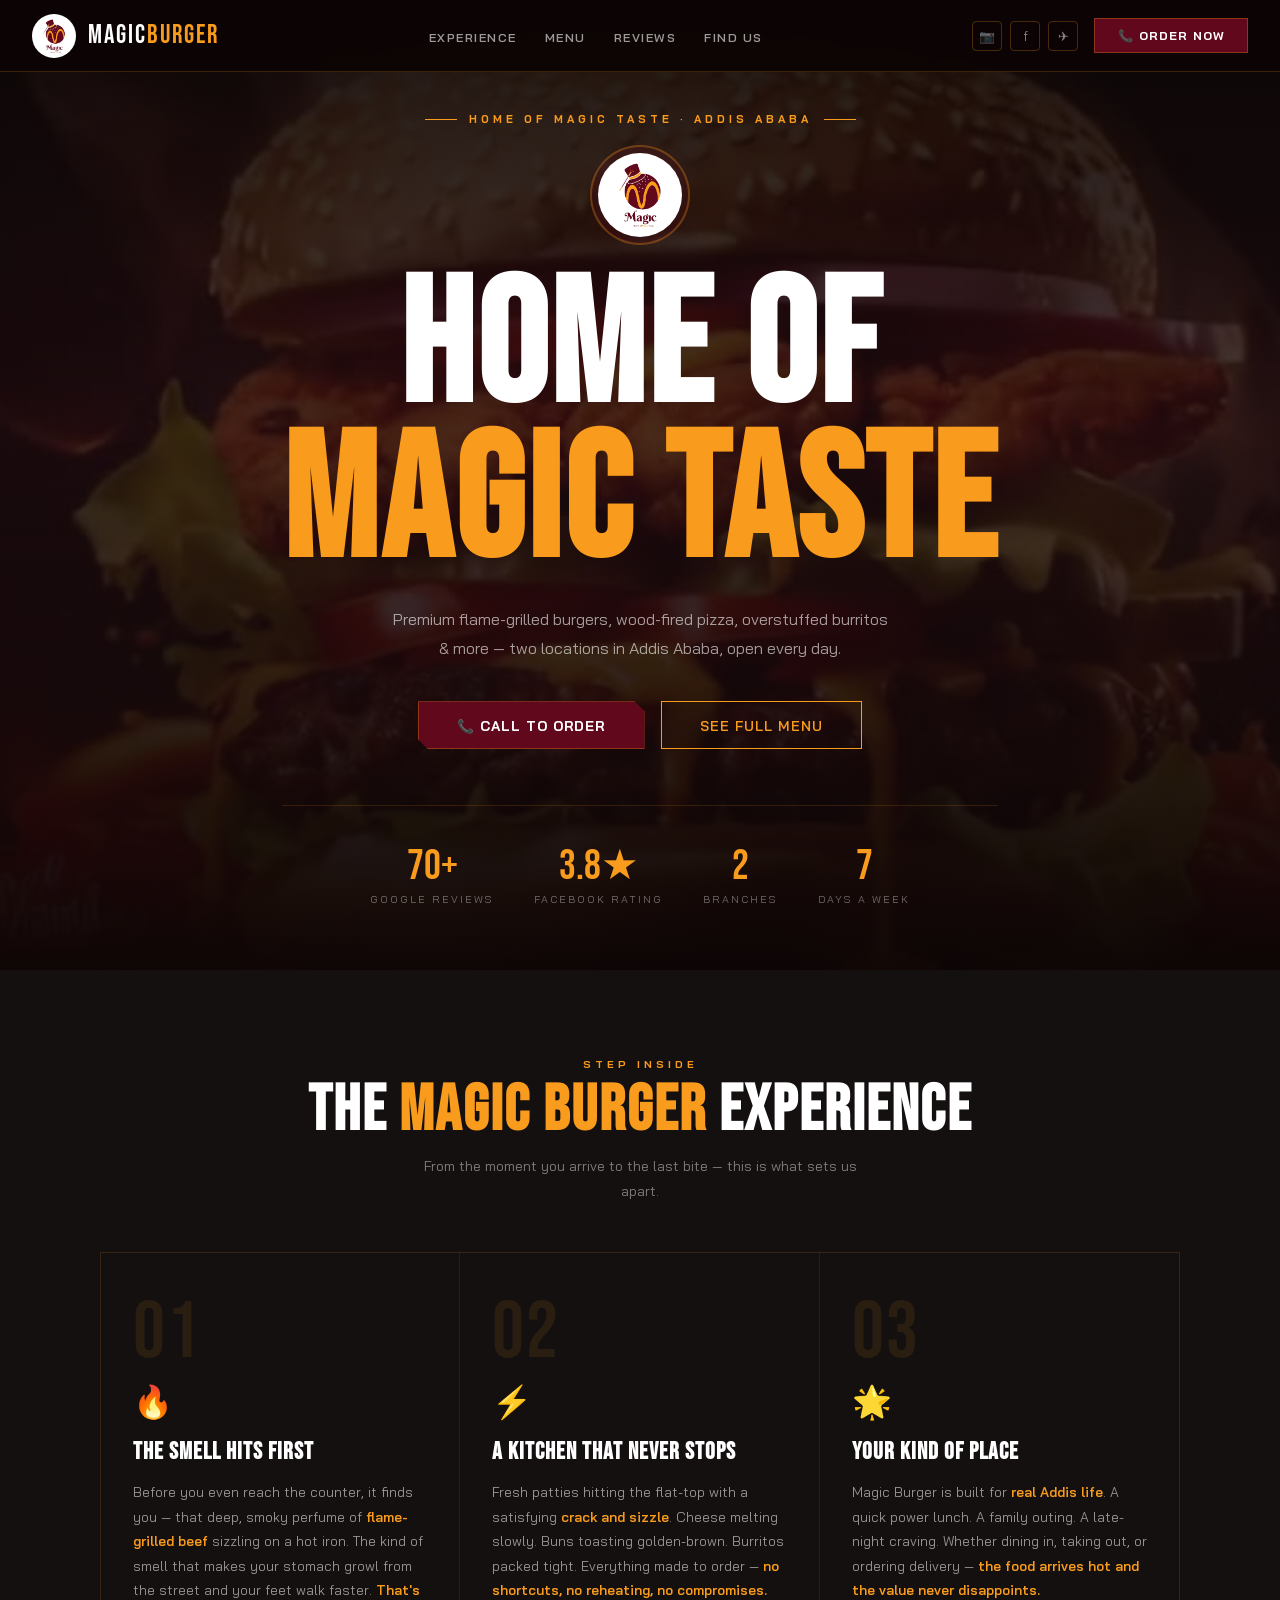
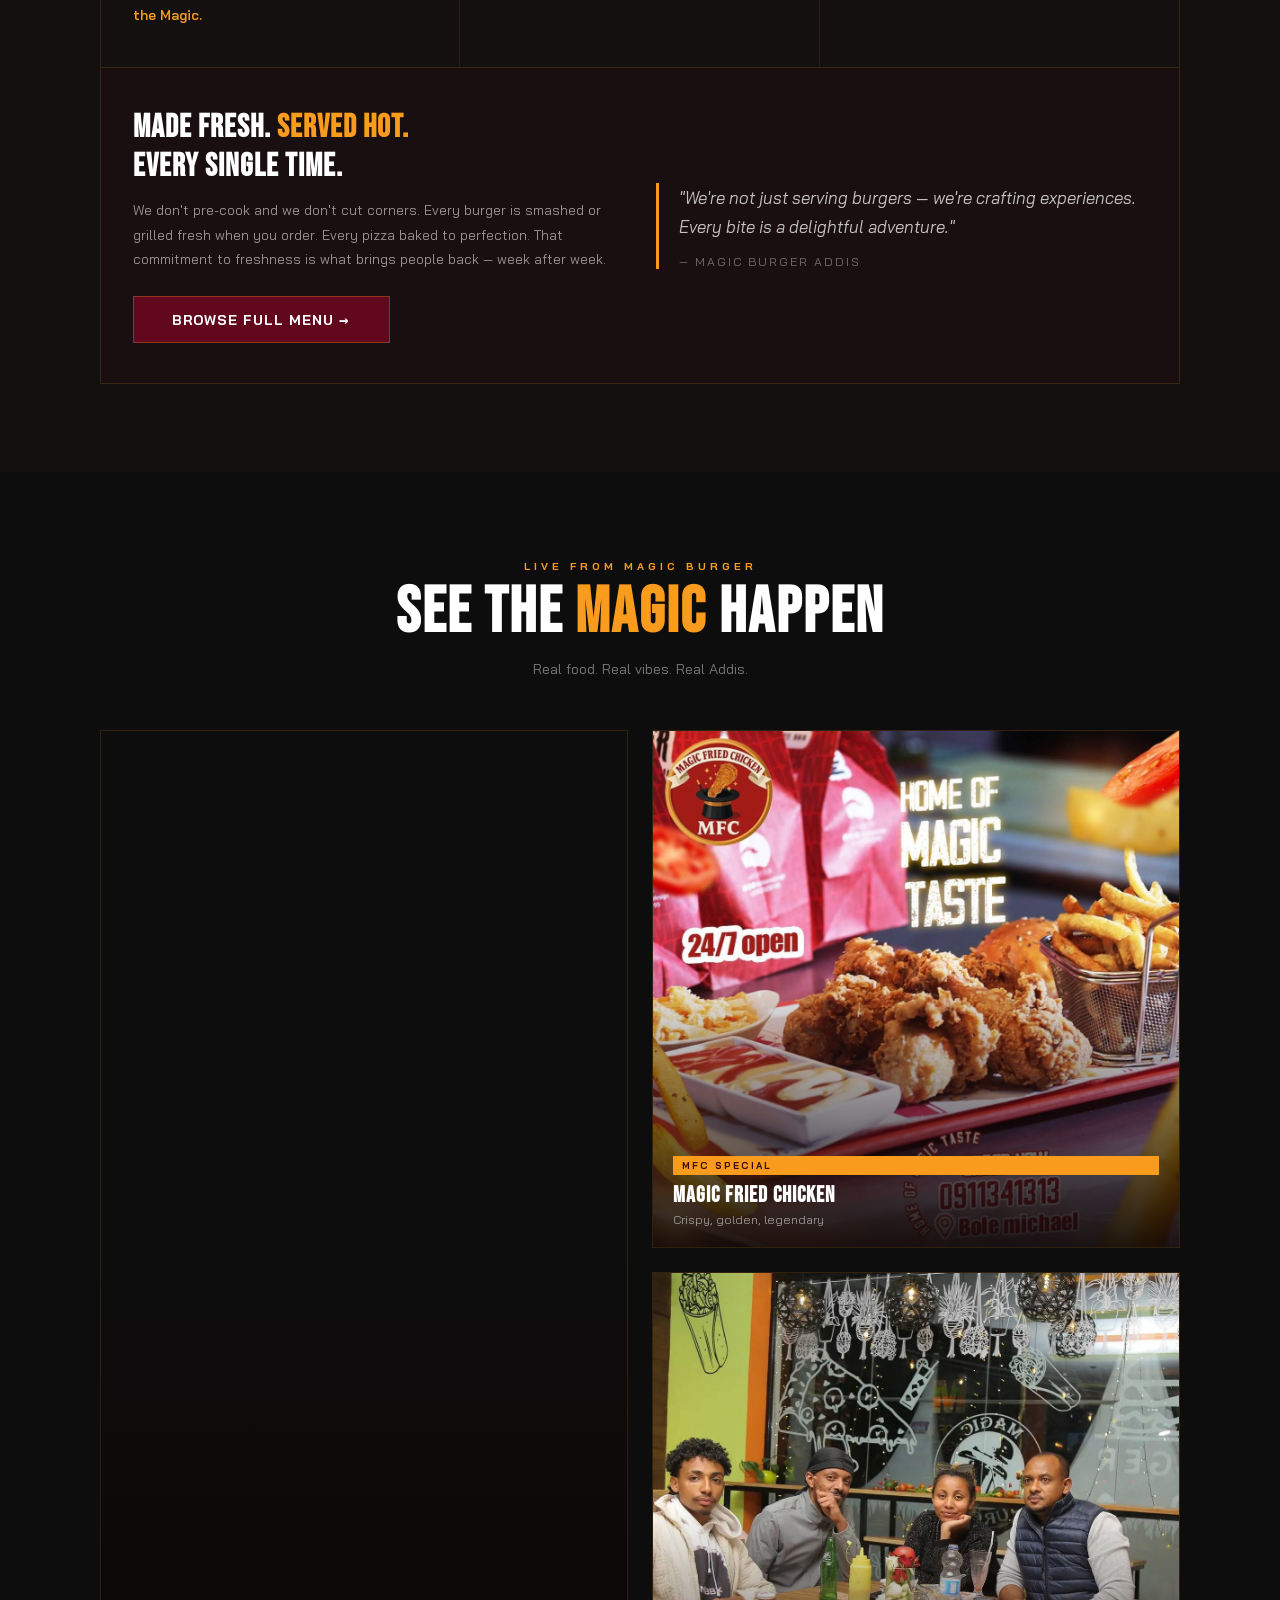
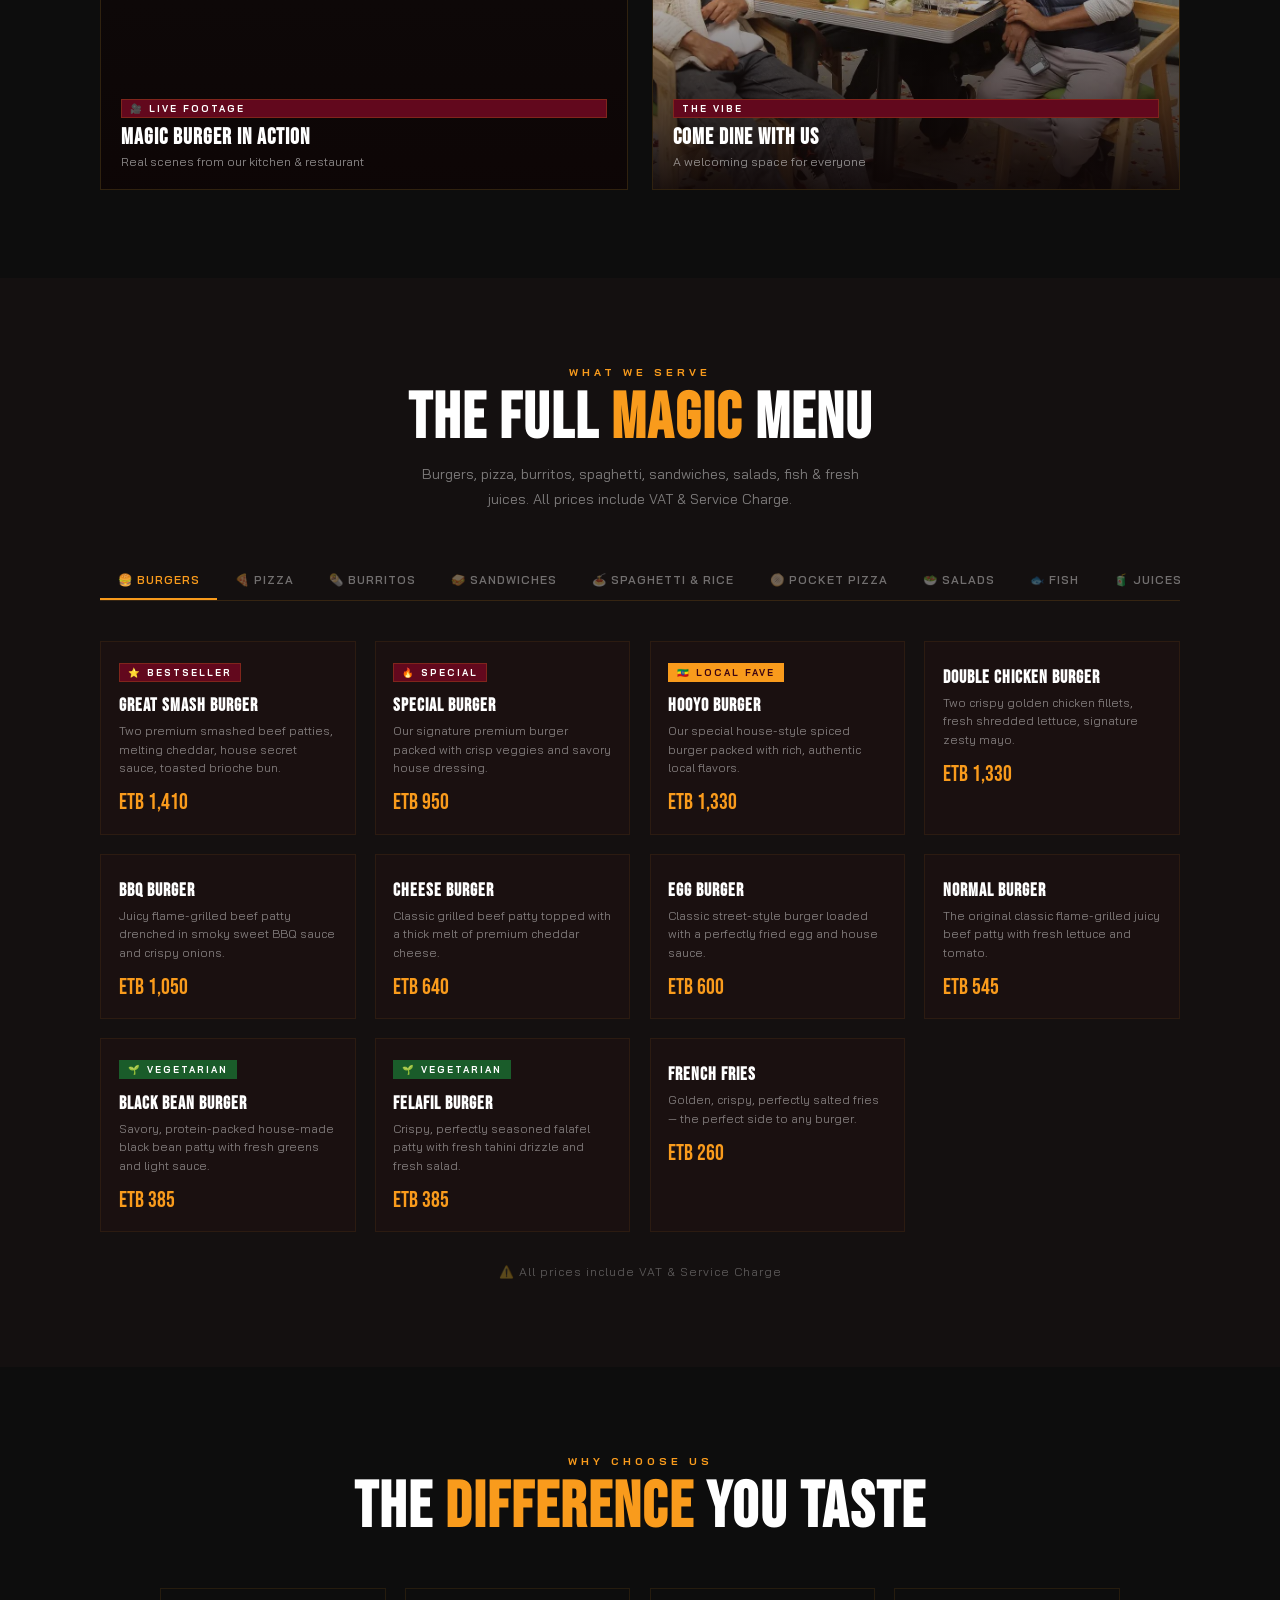
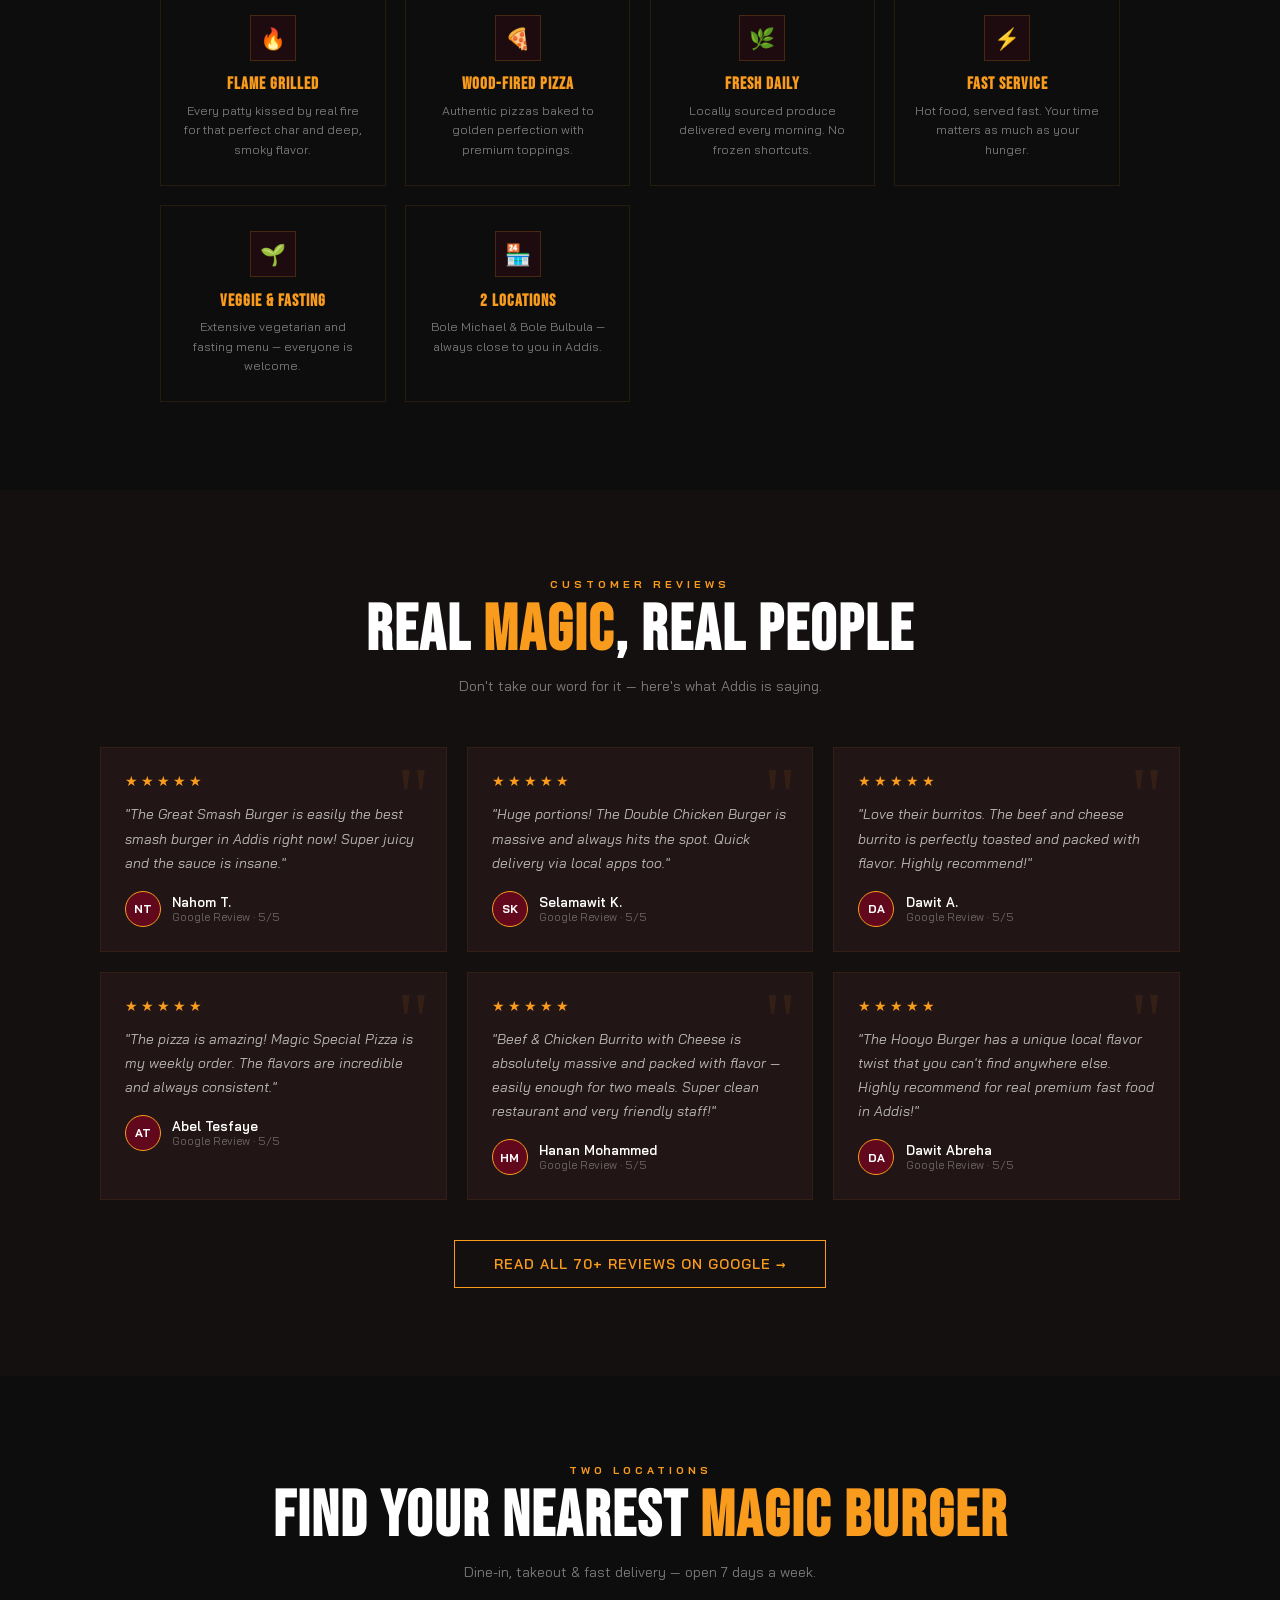
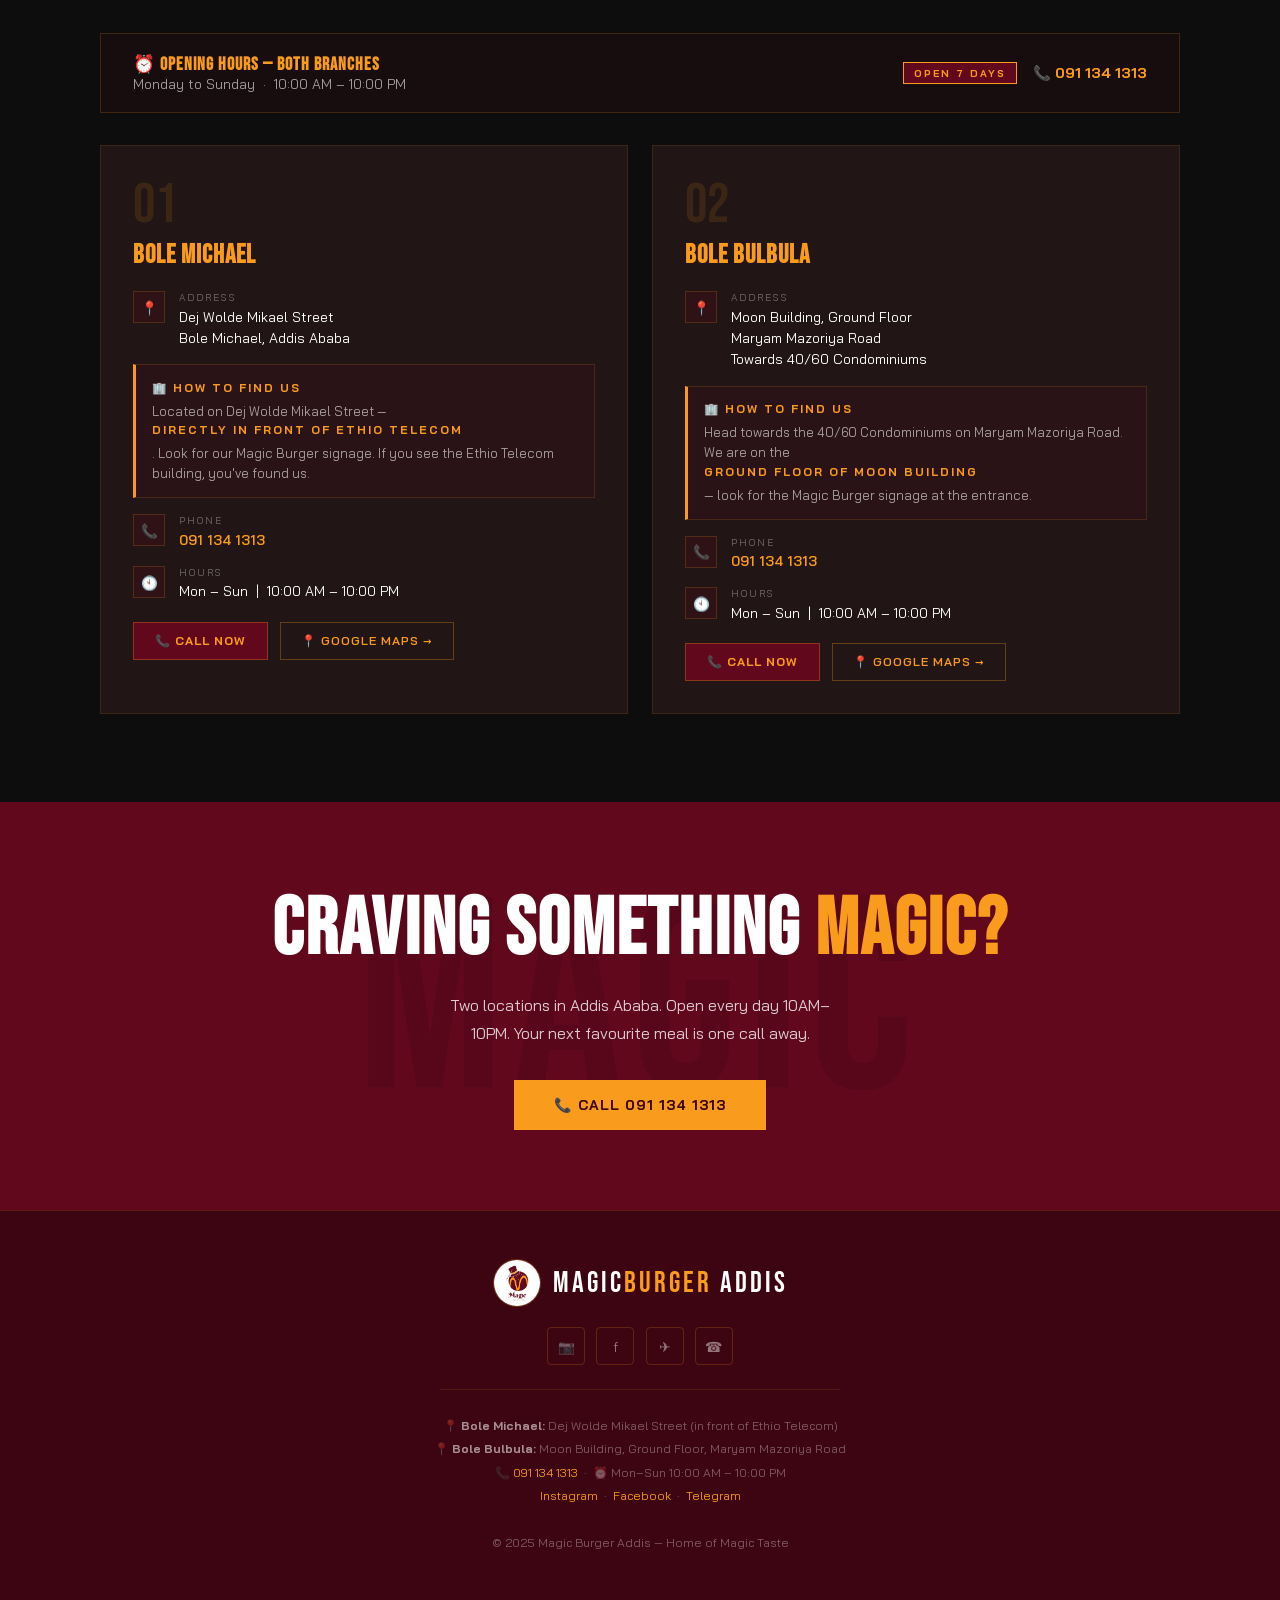
<file: index.html>
<!DOCTYPE html>
<html lang="en">
<head>
  <meta charset="UTF-8" />
  <meta name="viewport" content="width=device-width, initial-scale=1.0" />
  <meta name="description" content="Magic Burger Addis — Home of Magic Taste. Premium burgers, pizza, burritos & more. Two locations in Addis Ababa." />
  <title>Magic Burger Addis — Home of Magic Taste</title>
  <link rel="stylesheet" href="css/style.css" />
</head>
<body>

<!-- NAV -->
<nav>
  <a href="#" class="nav-logo-wrap">
    <img src="images/logo.jpg" alt="Magic Burger Logo" class="nav-logo-img" />
    <span class="logo-text">Magic<span>Burger</span></span>
  </a>
  <ul class="nav-links">
    <li><a href="#experience">Experience</a></li>
    <li><a href="#menu">Menu</a></li>
    <li><a href="#reviews">Reviews</a></li>
    <li><a href="#find-us">Find Us</a></li>
  </ul>
  <div class="nav-right">
    <div class="nav-social">
      <a href="https://www.instagram.com/magic_burger_addis" target="_blank" rel="noopener" class="nav-s" title="Instagram">📷</a>
      <a href="https://www.facebook.com/Magicburgeraddis/" target="_blank" rel="noopener" class="nav-s" title="Facebook">f</a>
      <a href="https://t.me/MagicBurgerAddis" target="_blank" rel="noopener" class="nav-s" title="Telegram">✈</a>
    </div>
    <a href="tel:0911341313" class="nav-cta">📞 Order Now</a>
  </div>
</nav>

<!-- HERO -->
<section class="hero">
  <div class="hero-video">
    <video autoplay muted loop playsinline poster="images/thumb.jpg">
      <source src="images/video.mp4" type="video/mp4" />
    </video>
  </div>
  <div class="hero-content">
    <div class="eyebrow">Home of Magic Taste &middot; Addis Ababa</div>
    <img src="images/logo.jpg" alt="Magic Burger" class="hero-logo" />
    <h1>Home Of<br><span class="gold">Magic Taste</span></h1>
    <p class="hero-sub">Premium flame-grilled burgers, wood-fired pizza, overstuffed burritos &amp; more — two locations in Addis Ababa, open every day.</p>
    <div class="btns">
      <a href="tel:0911341313" class="btn-primary">📞 Call to Order</a>
      <a href="#menu" class="btn-outline">See Full Menu</a>
    </div>
    <div class="hero-stats">
      <div class="stat"><div class="stat-n">70+</div><div class="stat-l">Google Reviews</div></div>
      <div class="stat"><div class="stat-n">3.8★</div><div class="stat-l">Facebook Rating</div></div>
      <div class="stat"><div class="stat-n">2</div><div class="stat-l">Branches</div></div>
      <div class="stat"><div class="stat-n">7</div><div class="stat-l">Days a Week</div></div>
    </div>
  </div>
</section>

<!-- EXPERIENCE -->
<section class="sec exp-sec" id="experience">
  <div class="sec-hdr">
    <div class="sec-label fu">Step Inside</div>
    <h2 class="sec-title fu">The <span style="color:var(--gold)">Magic Burger</span> Experience</h2>
    <p class="sec-sub fu">From the moment you arrive to the last bite — this is what sets us apart.</p>
  </div>
  <div class="exp-grid fu">
    <div class="exp-card">
      <div class="exp-num">01</div>
      <span class="exp-icon">🔥</span>
      <h3>The Smell Hits First</h3>
      <p>Before you even reach the counter, it finds you — that deep, smoky perfume of <em>flame-grilled beef</em> sizzling on a hot iron. The kind of smell that makes your stomach growl from the street and your feet walk faster. <em>That's the Magic.</em></p>
    </div>
    <div class="exp-card">
      <div class="exp-num">02</div>
      <span class="exp-icon">⚡</span>
      <h3>A Kitchen That Never Stops</h3>
      <p>Fresh patties hitting the flat-top with a satisfying <em>crack and sizzle</em>. Cheese melting slowly. Buns toasting golden-brown. Burritos packed tight. Everything made to order — <em>no shortcuts, no reheating, no compromises.</em></p>
    </div>
    <div class="exp-card">
      <div class="exp-num">03</div>
      <span class="exp-icon">🌟</span>
      <h3>Your Kind of Place</h3>
      <p>Magic Burger is built for <em>real Addis life</em>. A quick power lunch. A family outing. A late-night craving. Whether dining in, taking out, or ordering delivery — <em>the food arrives hot and the value never disappoints.</em></p>
    </div>
  </div>
  <div class="exp-banner fu">
    <div class="exp-banner-text">
      <h3>Made Fresh. <span style="color:var(--gold)">Served Hot.</span><br>Every Single Time.</h3>
      <p>We don't pre-cook and we don't cut corners. Every burger is smashed or grilled fresh when you order. Every pizza baked to perfection. That commitment to freshness is what brings people back — week after week.</p>
      <div style="margin-top:1.5rem"><a href="#menu" class="btn-primary" style="clip-path:none">Browse Full Menu →</a></div>
    </div>
    <div class="exp-quote">
      <blockquote>"We're not just serving burgers — we're crafting experiences. Every bite is a delightful adventure."</blockquote>
      <cite>— Magic Burger Addis</cite>
    </div>
  </div>
</section>

<!-- VIDEO SHOWCASE -->
<section class="sec vid-sec">
  <div class="sec-hdr">
    <div class="sec-label fu">Live From Magic Burger</div>
    <h2 class="sec-title fu">See The <span style="color:var(--gold)">Magic</span> Happen</h2>
    <p class="sec-sub fu">Real food. Real vibes. Real Addis.</p>
  </div>
  <div class="vid-grid fu">
    <div class="vid-main">
      <video autoplay muted loop playsinline>
        <source src="images/video.mp4" type="video/mp4" />
      </video>
      <div class="vid-ov">
        <div class="badge">🎥 Live Footage</div>
        <h3>Magic Burger In Action</h3>
        <p>Real scenes from our kitchen &amp; restaurant</p>
      </div>
    </div>
    <div class="vid-col">
      <div class="vid-side">
        <img src="images/mfc-promo.jpg" alt="Magic Fried Chicken" />
        <div class="vid-ov">
          <div class="badge badge-gold">MFC Special</div>
          <h3>Magic Fried Chicken</h3>
          <p>Crispy, golden, legendary</p>
        </div>
      </div>
      <div class="vid-side">
        <img src="images/restaurant.jpg" alt="Magic Burger restaurant interior" />
        <div class="vid-ov">
          <div class="badge">The Vibe</div>
          <h3>Come Dine With Us</h3>
          <p>A welcoming space for everyone</p>
        </div>
      </div>
    </div>
  </div>
</section>

<!-- FULL MENU -->
<section class="sec menu-sec" id="menu">
  <div class="sec-hdr">
    <div class="sec-label fu">What We Serve</div>
    <h2 class="sec-title fu">The Full <span style="color:var(--gold)">Magic</span> Menu</h2>
    <p class="sec-sub fu">Burgers, pizza, burritos, spaghetti, sandwiches, salads, fish &amp; fresh juices. All prices include VAT &amp; Service Charge.</p>
  </div>

  <div class="menu-tabs">
    <button class="tab active" onclick="switchTab('burgers',this)">🍔 Burgers</button>
    <button class="tab" onclick="switchTab('pizza',this)">🍕 Pizza</button>
    <button class="tab" onclick="switchTab('burritos',this)">🌯 Burritos</button>
    <button class="tab" onclick="switchTab('sandwiches',this)">🥪 Sandwiches</button>
    <button class="tab" onclick="switchTab('spaghetti',this)">🍝 Spaghetti &amp; Rice</button>
    <button class="tab" onclick="switchTab('pocketpizza',this)">🫓 Pocket Pizza</button>
    <button class="tab" onclick="switchTab('salads',this)">🥗 Salads</button>
    <button class="tab" onclick="switchTab('fish',this)">🐟 Fish</button>
    <button class="tab" onclick="switchTab('juices',this)">🧃 Juices</button>
    <button class="tab" onclick="switchTab('drinks',this)">🥤 Drinks</button>
    <button class="tab" onclick="switchTab('extras',this)">➕ Extras</button>
  </div>

  <!-- BURGERS -->
  <div class="menu-panel active" id="tab-burgers">
    <div class="m-card"><div class="m-body"><div class="badge">⭐ Bestseller</div><h3>Great Smash Burger</h3><p>Two premium smashed beef patties, melting cheddar, house secret sauce, toasted brioche bun.</p><div class="m-price">ETB 1,410</div></div></div>
    <div class="m-card"><div class="m-body"><div class="badge">🔥 Special</div><h3>Special Burger</h3><p>Our signature premium burger packed with crisp veggies and savory house dressing.</p><div class="m-price">ETB 950</div></div></div>
    <div class="m-card"><div class="m-body"><div class="badge badge-gold">🇪🇹 Local Fave</div><h3>Hooyo Burger</h3><p>Our special house-style spiced burger packed with rich, authentic local flavors.</p><div class="m-price">ETB 1,330</div></div></div>
    <div class="m-card"><div class="m-body"><h3>Double Chicken Burger</h3><p>Two crispy golden chicken fillets, fresh shredded lettuce, signature zesty mayo.</p><div class="m-price">ETB 1,330</div></div></div>
    <div class="m-card"><div class="m-body"><h3>BBQ Burger</h3><p>Juicy flame-grilled beef patty drenched in smoky sweet BBQ sauce and crispy onions.</p><div class="m-price">ETB 1,050</div></div></div>
    <div class="m-card"><div class="m-body"><h3>Cheese Burger</h3><p>Classic grilled beef patty topped with a thick melt of premium cheddar cheese.</p><div class="m-price">ETB 640</div></div></div>
    <div class="m-card"><div class="m-body"><h3>Egg Burger</h3><p>Classic street-style burger loaded with a perfectly fried egg and house sauce.</p><div class="m-price">ETB 600</div></div></div>
    <div class="m-card"><div class="m-body"><h3>Normal Burger</h3><p>The original classic flame-grilled juicy beef patty with fresh lettuce and tomato.</p><div class="m-price">ETB 545</div></div></div>
    <div class="m-card"><div class="m-body"><div class="badge badge-green">🌱 Vegetarian</div><h3>Black Bean Burger</h3><p>Savory, protein-packed house-made black bean patty with fresh greens and light sauce.</p><div class="m-price">ETB 385</div></div></div>
    <div class="m-card"><div class="m-body"><div class="badge badge-green">🌱 Vegetarian</div><h3>Felafil Burger</h3><p>Crispy, perfectly seasoned falafel patty with fresh tahini drizzle and fresh salad.</p><div class="m-price">ETB 385</div></div></div>
    <div class="m-card"><div class="m-body"><h3>French Fries</h3><p>Golden, crispy, perfectly salted fries — the perfect side to any burger.</p><div class="m-price">ETB 260</div></div></div>
  </div>

  <!-- PIZZA -->
  <div class="menu-panel" id="tab-pizza">
    <div class="m-card"><div class="m-body"><div class="badge badge-gold">👑 Ultimate</div><h3>Super Deluxe Pizza</h3><p>The ultimate loaded pizza with premium toppings and rich cheese.</p><div class="m-price">ETB 1,510</div></div></div>
    <div class="m-card"><div class="m-body"><div class="badge">⭐ Special</div><h3>Magic Special Pizza</h3><p>Our signature pizza with the magic house blend of toppings and flavors.</p><div class="m-price">ETB 1,410</div></div></div>
    <div class="m-card"><div class="m-body"><div class="badge badge-gold">🏆 Big</div><h3>Magic Tesat Big Pizza</h3><p>Our biggest pizza — massive, loaded, and perfect for sharing.</p><div class="m-price">ETB 1,815</div></div></div>
    <div class="m-card"><div class="m-body"><h3>4 Stage Pizza</h3><p>Four amazing flavor zones in one incredible pizza creation.</p><div class="m-price">ETB 1,450</div></div></div>
    <div class="m-card"><div class="m-body"><h3>Great Special Pizza</h3><p>A great combination of premium ingredients for a satisfying meal.</p><div class="m-price">ETB 1,130</div></div></div>
    <div class="m-card"><div class="m-body"><h3>Tuna Pizza</h3><p>Flaky seasoned tuna on a perfectly baked pizza base with mozzarella.</p><div class="m-price">ETB 1,420</div></div></div>
    <div class="m-card"><div class="m-body"><h3>Chicken Pizza</h3><p>Tender grilled chicken chunks on a golden pizza base with fresh herbs.</p><div class="m-price">ETB 1,280</div></div></div>
    <div class="m-card"><div class="m-body"><h3>Meat Lover Pizza</h3><p>Loaded with seasoned ground meat and rich house tomato sauce.</p><div class="m-price">ETB 1,140</div></div></div>
    <div class="m-card"><div class="m-body"><h3>Half &amp; Half (Chicken &amp; Tuna)</h3><p>Can't choose? Get both — chicken on one half, tuna on the other.</p><div class="m-price">ETB 1,310</div></div></div>
    <div class="m-card"><div class="m-body"><h3>Half &amp; Half (Meat &amp; Tuna)</h3><p>Meat lover and tuna combined in one perfect pizza.</p><div class="m-price">ETB 1,310</div></div></div>
    <div class="m-card"><div class="m-body"><div class="badge badge-green">🌱 Vegetarian</div><h3>Vegetable with Cheese Pizza</h3><p>Fresh seasonal vegetables with generous melted cheese on a crispy base.</p><div class="m-price">ETB 1,100</div></div></div>
    <div class="m-card"><div class="m-body"><h3>Margareta Pizza</h3><p>Classic Italian-style with tomato sauce, fresh mozzarella and basil.</p><div class="m-price">ETB 745</div></div></div>
    <div class="m-card"><div class="m-body"><div class="badge badge-green">🌱 Fasting</div><h3>Special Fasting Pizza</h3><p>A satisfying fasting-friendly pizza packed with flavor.</p><div class="m-price">ETB 960</div></div></div>
    <div class="m-card"><div class="m-body"><div class="badge badge-green">🌱 Fasting</div><h3>Tuna Fasting Pizza</h3><p>Lightly seasoned tuna on a fasting-approved pizza base.</p><div class="m-price">ETB 915</div></div></div>
    <div class="m-card"><div class="m-body"><div class="badge badge-green">🌱 Fasting</div><h3>Vegetable Fasting Pizza</h3><p>Crispy seasonal vegetables on a light and delicious fasting pizza.</p><div class="m-price">ETB 580</div></div></div>
    <div class="m-card"><div class="m-body"><div class="badge badge-green">🌱 Fasting</div><h3>Half &amp; Half (Veg &amp; Tuna)</h3><p>Vegetable and tuna fasting combination pizza.</p><div class="m-price">ETB 950</div></div></div>
  </div>

  <!-- BURRITOS -->
  <div class="menu-panel" id="tab-burritos">
    <div class="m-card"><div class="m-body"><div class="badge">🔥 Ultimate</div><h3>Beef &amp; Chicken Burrito with Cheese</h3><p>Massive toasted tortilla loaded with spiced beef, grilled chicken, melted cheese, rice, and beans.</p><div class="m-price">ETB 1,450</div></div></div>
    <div class="m-card"><div class="m-body"><h3>Chicken Burrito with Cheese</h3><p>Tender grilled chicken chunks, gooey melted cheese, savory rice, and house salsa.</p><div class="m-price">ETB 1,240</div></div></div>
    <div class="m-card"><div class="m-body"><h3>Beef Burrito with Cheese</h3><p>Seasoned ground beef, rich melted cheese, seasoned rice, and black beans.</p><div class="m-price">ETB 1,180</div></div></div>
    <div class="m-card"><div class="m-body"><h3>Tuna Burrito with Cheese</h3><p>Flaky seasoned tuna, melted cheddar cheese, rice, and fresh herbs wrapped tight.</p><div class="m-price">ETB 1,260</div></div></div>
    <div class="m-card"><div class="m-body"><h3>Beef &amp; Chicken Burrito</h3><p>The perfect mix of savory beef and chicken with rice and beans.</p><div class="m-price">ETB 1,215</div></div></div>
    <div class="m-card"><div class="m-body"><h3>Chicken Burrito</h3><p>Grilled chicken breast strips with seasoned rice, beans, and fresh wrap.</p><div class="m-price">ETB 980</div></div></div>
    <div class="m-card"><div class="m-body"><h3>Beef Burrito</h3><p>Classic toasted wrap filled with seasoned minced beef, Mexican-style rice, and savory beans.</p><div class="m-price">ETB 940</div></div></div>
    <div class="m-card"><div class="m-body"><h3>Tuna Burrito</h3><p>Lightly seasoned shredded tuna mixed with fresh rice and zesty house dressing.</p><div class="m-price">ETB 990</div></div></div>
    <div class="m-card"><div class="m-body"><div class="badge badge-green">🌱 Vegan</div><h3>Vegetable Burrito</h3><p>Fresh garden veggies with seasoned rice in a toasted tortilla.</p><div class="m-price">ETB 480</div></div></div>
    <div class="m-card"><div class="m-body"><div class="badge badge-green">🌱 Vegan</div><h3>Black Bean Burrito</h3><p>Seasoned black beans with rice and fresh vegetables.</p><div class="m-price">ETB 480</div></div></div>
    <div class="m-card"><div class="m-body"><div class="badge badge-green">🌱 Vegan</div><h3>Felafel Burrito</h3><p>Crispy falafel with rice and fresh salad wrapped in a tortilla.</p><div class="m-price">ETB 480</div></div></div>
    <div class="m-card"><div class="m-body"><div class="badge badge-green">🌱 Vegan</div><h3>Vegetable Burrito with Cheese</h3><p>Garden veggies and melted cheese in a warm toasted wrap.</p><div class="m-price">ETB 820</div></div></div>
  </div>

  <!-- SANDWICHES -->
  <div class="menu-panel" id="tab-sandwiches">
    <div class="m-card"><div class="m-body"><div class="badge">Premium</div><h3>Magic Chicken Sandwich</h3><p>Our signature crispy chicken sandwich with magic house sauce.</p><div class="m-price">ETB 1,000</div></div></div>
    <div class="m-card"><div class="m-body"><h3>Pulled Beef Sandwich</h3><p>Slow-cooked pulled beef with house sauce on toasted bread.</p><div class="m-price">ETB 1,399</div></div></div>
    <div class="m-card"><div class="m-body"><h3>Chicken Club Sandwich</h3><p>Classic club-style with grilled chicken, fresh veggies and house spread.</p><div class="m-price">ETB 1,040</div></div></div>
    <div class="m-card"><div class="m-body"><h3>Tuna Club Sandwich</h3><p>Flaky tuna club with crisp veggies on perfectly toasted bread.</p><div class="m-price">ETB 1,160</div></div></div>
    <div class="m-card"><div class="m-body"><h3>Tuna Sandwich</h3><p>Flaky tuna mix with fresh crunchy veggies on toasted bread.</p><div class="m-price">ETB 599.99</div></div></div>
    <div class="m-card"><div class="m-body"><h3>Egg Sandwich</h3><p>Classic breakfast-style fried egg sandwich with light butter and house spread.</p><div class="m-price">ETB 450</div></div></div>
    <div class="m-card"><div class="m-body"><div class="badge badge-green">🌱 Vegetarian</div><h3>Vegetable Sandwich</h3><p>Crisp seasonal garden vegetables layered with a smooth, savory light dressing.</p><div class="m-price">ETB 405</div></div></div>
  </div>

  <!-- SPAGHETTI & RICE -->
  <div class="menu-panel" id="tab-spaghetti">
    <div class="m-card"><div class="m-body"><h3>Spaghetti with Bolognese</h3><p>Classic spaghetti with rich, slow-cooked bolognese meat sauce.</p><div class="m-price">ETB 625</div></div></div>
    <div class="m-card"><div class="m-body"><h3>Spaghetti with Chicken</h3><p>Tender chicken strips tossed with spaghetti in savory sauce.</p><div class="m-price">ETB 740</div></div></div>
    <div class="m-card"><div class="m-body"><h3>Spaghetti with Tuna</h3><p>Flaky tuna tossed with perfectly cooked spaghetti.</p><div class="m-price">ETB 750</div></div></div>
    <div class="m-card"><div class="m-body"><div class="badge badge-green">🌱</div><h3>Spaghetti with Tomato Sauce</h3><p>Classic spaghetti with house-made fresh tomato sauce.</p><div class="m-price">ETB 540</div></div></div>
    <div class="m-card"><div class="m-body"><div class="badge badge-green">🌱</div><h3>Spaghetti with Vegetable</h3><p>Fresh seasonal vegetables tossed with spaghetti in light sauce.</p><div class="m-price">ETB 540</div></div></div>
    <div class="m-card"><div class="m-body"><h3>Rice with Meat</h3><p>Seasoned rice served with tender, well-spiced beef.</p><div class="m-price">ETB 625</div></div></div>
    <div class="m-card"><div class="m-body"><h3>Rice with Chicken</h3><p>Fluffy rice served with perfectly seasoned grilled chicken.</p><div class="m-price">ETB 740</div></div></div>
    <div class="m-card"><div class="m-body"><h3>Rice with Tuna</h3><p>Fragrant rice paired with lightly seasoned flaky tuna.</p><div class="m-price">ETB 750</div></div></div>
    <div class="m-card"><div class="m-body"><div class="badge badge-green">🌱</div><h3>Rice with Tomato Sauce</h3><p>Rice served with fresh house-made tomato sauce.</p><div class="m-price">ETB 540</div></div></div>
    <div class="m-card"><div class="m-body"><div class="badge badge-green">🌱</div><h3>Rice with Vegetable</h3><p>Fluffy rice with fresh seasonal steamed vegetables.</p><div class="m-price">ETB 540</div></div></div>
  </div>

  <!-- POCKET PIZZA -->
  <div class="menu-panel" id="tab-pocketpizza">
    <div class="m-card"><div class="m-body"><div class="badge">Premium</div><h3>Deluxe Pocket Pizza</h3><p>Premium loaded pocket pizza with our special house toppings.</p><div class="m-price">ETB 745</div></div></div>
    <div class="m-card"><div class="m-body"><div class="badge">Special</div><h3>Great Special Pocket Pizza</h3><p>Our great special combination in a perfectly baked pocket pizza.</p><div class="m-price">ETB 650</div></div></div>
    <div class="m-card"><div class="m-body"><div class="badge">Special</div><h3>Special Pocket Pizza</h3><p>Magic's signature flavors in a convenient pocket pizza format.</p><div class="m-price">ETB 745</div></div></div>
    <div class="m-card"><div class="m-body"><h3>Chicken Pocket Pizza</h3><p>Tender grilled chicken in a golden, perfectly baked pocket pizza.</p><div class="m-price">ETB 700</div></div></div>
    <div class="m-card"><div class="m-body"><h3>Meatlover Pocket Pizza</h3><p>Loaded with seasoned meat in a crispy, delicious pocket pizza.</p><div class="m-price">ETB 640</div></div></div>
    <div class="m-card"><div class="m-body"><h3>Tuna with Cheese Pocket Pizza</h3><p>Flaky tuna with melted cheese in a toasted pocket pizza.</p><div class="m-price">ETB 790</div></div></div>
    <div class="m-card"><div class="m-body"><div class="badge badge-green">🌱 Veg with Cheese</div><h3>Veg. with Cheese Pocket Pizza</h3><p>Fresh vegetables and melted cheese in a crispy pocket.</p><div class="m-price">ETB 660</div></div></div>
    <div class="m-card"><div class="m-body"><h3>Margareta Pocket Pizza</h3><p>Classic tomato, mozzarella and basil in pocket pizza form.</p><div class="m-price">ETB 465</div></div></div>
    <div class="m-card"><div class="m-body"><div class="badge badge-green">🌱 Fasting</div><h3>Veg. Fasting Pocket Pizza</h3><p>Fasting-friendly vegetable pocket pizza, light and tasty.</p><div class="m-price">ETB 499</div></div></div>
    <div class="m-card"><div class="m-body"><div class="badge badge-green">🌱 Fasting</div><h3>Tuna Fasting Pocket Pizza</h3><p>Tuna fasting pocket pizza — satisfying without compromise.</p><div class="m-price">ETB 615</div></div></div>
  </div>

  <!-- SALADS -->
  <div class="menu-panel" id="tab-salads">
    <div class="m-card"><div class="m-body"><h3>Tuna Salad</h3><p>Chunky seasoned tuna served over a huge bed of crisp, fresh garden greens.</p><div class="m-price">ETB 880</div></div></div>
    <div class="m-card"><div class="m-body"><h3>Chicken Salad</h3><p>Tender strips of seasoned grilled chicken breast on top of fresh local salad mix.</p><div class="m-price">ETB 780</div></div></div>
    <div class="m-card"><div class="m-body"><h3>Mixed Salad</h3><p>Simple, crisp, and refreshing medley of local garden fresh vegetables and house vinaigrette.</p><div class="m-price">ETB 560</div></div></div>
    <div class="m-card"><div class="m-body"><div class="badge badge-green">🌱 Healthy</div><h3>Cooked Vegetable</h3><p>Perfectly steamed and lightly seasoned seasonal vegetables served hot.</p><div class="m-price">ETB 720</div></div></div>
  </div>

  <!-- FISH -->
  <div class="menu-panel" id="tab-fish">
    <div class="m-card"><div class="m-body"><div class="badge badge-gold">👑 Premium</div><h3>Grilled Fish</h3><p>Perfectly grilled whole fish with house seasoning and fresh sides.</p><div class="m-price">ETB 2,325</div></div></div>
    <div class="m-card"><div class="m-body"><h3>Fish Goulash</h3><p>Tender fish in a rich, deeply flavored goulash sauce.</p><div class="m-price">ETB 950</div></div></div>
    <div class="m-card"><div class="m-body"><h3>Fish Cutletle</h3><p>Crispy, golden-coated fish cutlet served with house dipping sauce.</p><div class="m-price">ETB 950</div></div></div>
    <div class="m-card"><div class="m-body"><h3>Fish Qoroso</h3><p>Traditional-style fish preparation with authentic local spices.</p><div class="m-price">ETB 1,250</div></div></div>
  </div>

  <!-- JUICES -->
  <div class="menu-panel" id="tab-juices">
    <div class="m-card"><div class="m-body"><div class="badge">⚡ Must Try</div><h3>Special Juice Shake</h3><p>Our signature thick layered mix of fresh, seasonal local fruits.</p><div class="m-price">ETB 399.99</div></div></div>
    <div class="m-card"><div class="m-body"><h3>Strawberry Juice Shake</h3><p>Sweet, chilled, 100% natural pure blended fresh strawberries.</p><div class="m-price">ETB 385</div></div></div>
    <div class="m-card"><div class="m-body"><h3>Avocado Juice Shake</h3><p>Creamy, rich avocado blended to a perfect smooth shake.</p><div class="m-price">ETB 385</div></div></div>
    <div class="m-card"><div class="m-body"><h3>Banana Juice Shake</h3><p>Sweet and creamy fresh banana shake.</p><div class="m-price">ETB 370</div></div></div>
    <div class="m-card"><div class="m-body"><h3>Mango Juice Shake</h3><p>Thick, tropical fresh mango shake.</p><div class="m-price">ETB 370</div></div></div>
    <div class="m-card"><div class="m-body"><h3>Papaya Juice Shake</h3><p>Smooth and refreshing fresh papaya shake.</p><div class="m-price">ETB 370</div></div></div>
    <div class="m-card"><div class="m-body"><h3>Mixed Juice Shake</h3><p>A vibrant blend of seasonal mixed fresh fruits.</p><div class="m-price">ETB 385</div></div></div>
    <div class="m-card"><div class="m-body"><h3>Mocha Shake</h3><p>Rich mocha-flavored creamy shake.</p><div class="m-price">ETB 370</div></div></div>
    <div class="m-card"><div class="m-body"><h3>Chocolet Banana</h3><p>Indulgent chocolate and banana shake blend.</p><div class="m-price">ETB 370</div></div></div>
    <div class="m-card"><div class="m-body"><div class="badge badge-maroon">💪 Health</div><h3>Protin Juice</h3><p>Protein-packed fresh juice for energy and recovery.</p><div class="m-price">ETB 470</div></div></div>
    <div class="m-card"><div class="m-body"><div class="badge badge-green">🌱 Wellness</div><h3>Weight Loss Juice</h3><p>Specially crafted fresh juice to support your wellness goals.</p><div class="m-price">ETB 310</div></div></div>
    <div class="m-card"><div class="m-body"><h3>Pineapple Juice</h3><p>Fresh, tangy and naturally sweet pineapple juice.</p><div class="m-price">ETB 340</div></div></div>
    <div class="m-card"><div class="m-body"><h3>Normal Strawberry Juice</h3><p>Classic fresh-blended strawberry juice.</p><div class="m-price">ETB 340</div></div></div>
    <div class="m-card"><div class="m-body"><h3>Mixed Normal Juice</h3><p>A refreshing blend of fresh mixed fruits.</p><div class="m-price">ETB 360</div></div></div>
    <div class="m-card"><div class="m-body"><h3>Seasonal / Normal Juices</h3><p>Fresh seasonal fruit juices — ask us what's available today.</p><div class="m-price">ETB 340</div></div></div>
    <div class="m-card"><div class="m-body"><div class="badge badge-gold">✨ Special Order</div><h3>Health Juice</h3><p>Avocado, Banana, Milk, Moringa, Honey — a true wellness boost.</p><div class="m-price">ETB 390</div></div></div>
    <div class="m-card"><div class="m-body"><div class="badge badge-gold">✨ Special Order</div><h3>Detox Beetroot Juice</h3><p>Beetroot, carrot, orange, ginger — deep cleanse and refresh.</p><div class="m-price">ETB 390</div></div></div>
    <div class="m-card"><div class="m-body"><div class="badge badge-gold">✨ Special Order</div><h3>Detox Pineapple Juice</h3><p>Pineapple, cucumber, apple, lemon, mint — light and purifying.</p><div class="m-price">ETB 390</div></div></div>
    <div class="m-card"><div class="m-body"><div class="badge badge-gold">✨ Special Order</div><h3>Green Detox Juice</h3><p>Cucumber, apple, celery, spinach — pure green goodness.</p><div class="m-price">ETB 390</div></div></div>
    <div class="m-card"><div class="m-body"><div class="badge badge-gold">✨ Special Order</div><h3>Detox Orange Glow Juice</h3><p>Carrot, orange, turmeric, lemon — glow from within.</p><div class="m-price">ETB 399</div></div></div>
    <div class="m-card"><div class="m-body"><div class="badge badge-gold">✨ Special Order</div><h3>For Stress Juice</h3><p>Banana, Strawberry, Apple — calm and recharge.</p><div class="m-price">ETB 390</div></div></div>
    <div class="m-card"><div class="m-body"><div class="badge badge-gold">✨ Special Order</div><h3>Fatigue Juice</h3><p>Carrot, Celery, Parsley — restore your energy naturally.</p><div class="m-price">ETB 310</div></div></div>
    <div class="m-card"><div class="m-body"><h3>Mini Special Juice</h3><p>A smaller portion of our special signature juice blend.</p><div class="m-price">ETB 300</div></div></div>
    <div class="m-card"><div class="m-body"><h3>Mini Mixed Juice</h3><p>A smaller portion of our refreshing mixed fruit blend.</p><div class="m-price">ETB 300</div></div></div>
    <div class="m-card"><div class="m-body"><div class="badge badge-maroon">🍊 Mojito</div><h3>Lemon Mojito Juice</h3><p>Zesty, refreshing non-alcoholic lemon mojito.</p><div class="m-price">ETB 410</div></div></div>
    <div class="m-card"><div class="m-body"><div class="badge badge-maroon">🍊 Mojito</div><h3>Orange Mojito Juice</h3><p>Sweet and tangy non-alcoholic orange mojito.</p><div class="m-price">ETB 450</div></div></div>
    <div class="m-card"><div class="m-body"><div class="badge badge-maroon">🍊 Mojito</div><h3>Strawberry Mojito Juice</h3><p>Fresh strawberry non-alcoholic mojito cooler.</p><div class="m-price">ETB 410</div></div></div>
    <div class="m-card"><div class="m-body"><div class="badge badge-maroon">🍊 Mojito</div><h3>Pineapple Mojito Juice</h3><p>Tropical pineapple non-alcoholic mojito refresher.</p><div class="m-price">ETB 410</div></div></div>
  </div>

  <!-- DRINKS -->
  <div class="menu-panel" id="tab-drinks">
    <div class="m-card"><div class="m-body"><h3>Soft Drink 0.5 Liter</h3><p>Chilled 0.5L soft drink — Pepsi, 7UP or similar.</p><div class="m-price">ETB 120</div></div></div>
    <div class="m-card"><div class="m-body"><h3>Soft Drink</h3><p>Regular chilled soft drink.</p><div class="m-price">ETB 90</div></div></div>
    <div class="m-card"><div class="m-body"><h3>0.5 Liter Water</h3><p>Cold 0.5L mineral water.</p><div class="m-price">ETB 50</div></div></div>
    <div class="m-card"><div class="m-body"><h3>Ambo Water</h3><p>Sparkling Ambo mineral water.</p><div class="m-price">ETB 90</div></div></div>
    <div class="m-card"><div class="m-body"><h3>1 Liter Water</h3><p>Large 1L mineral water bottle.</p><div class="m-price">ETB 80</div></div></div>
  </div>

  <!-- EXTRAS -->
  <div class="menu-panel" id="tab-extras">
    <div class="m-card"><div class="m-body"><h3>Cheese for Burger</h3><p>Extra slice of premium cheddar cheese added to your burger.</p><div class="m-price">ETB 100</div></div></div>
    <div class="m-card"><div class="m-body"><h3>Cheese for Pizza</h3><p>Extra cheese topping added to your pizza.</p><div class="m-price">ETB 150</div></div></div>
    <div class="m-card"><div class="m-body"><h3>Slice Beef for Burger</h3><p>Extra slice of beef added to your burger.</p><div class="m-price">ETB 100</div></div></div>
    <div class="m-card"><div class="m-body"><h3>Egg</h3><p>Add a fried egg to any item.</p><div class="m-price">ETB 60</div></div></div>
    <div class="m-card"><div class="m-body"><h3>Mayonnaise</h3><p>Extra house mayo on the side or added to your order.</p><div class="m-price">ETB 100</div></div></div>
    <div class="m-card"><div class="m-body"><h3>Ketchup</h3><p>Extra ketchup with your order.</p><div class="m-price">ETB 100</div></div></div>
    <div class="m-card"><div class="m-body"><h3>Chili</h3><p>Extra chili sauce for added heat.</p><div class="m-price">ETB 100</div></div></div>
    <div class="m-card"><div class="m-body"><h3>Awaze</h3><p>Traditional Ethiopian awaze sauce — bold and spicy.</p><div class="m-price">ETB 100</div></div></div>
    <div class="m-card"><div class="m-body"><h3>Vegetable Topping</h3><p>Extra fresh vegetable toppings added to your order.</p><div class="m-price">ETB 110</div></div></div>
    <div class="m-card"><div class="m-body"><h3>Meat for Pizza</h3><p>Extra seasoned meat topping on your pizza.</p><div class="m-price">ETB 150</div></div></div>
    <div class="m-card"><div class="m-body"><h3>Chicken for Pizza</h3><p>Extra grilled chicken topping on your pizza.</p><div class="m-price">ETB 150</div></div></div>
    <div class="m-card"><div class="m-body"><h3>Olive</h3><p>Premium olive topping added to your pizza or order.</p><div class="m-price">ETB 150</div></div></div>
    <div class="m-card"><div class="m-body"><h3>Tuna Topping</h3><p>Extra tuna added to your pizza or order.</p><div class="m-price">ETB 150</div></div></div>
    <div class="m-card"><div class="m-body"><h3>Pineapple for Pizza</h3><p>Sweet pineapple topping on your pizza.</p><div class="m-price">ETB 100</div></div></div>
    <div class="m-card"><div class="m-body"><h3>Sauces</h3><p>Extra house dipping sauces on the side.</p><div class="m-price">ETB 150</div></div></div>
    <div class="m-card"><div class="m-body"><h3>Bread</h3><p>Extra bread served on the side.</p><div class="m-price">ETB 50</div></div></div>
    <div class="m-card"><div class="m-body"><h3>Mushroom or Olive</h3><p>Extra mushroom or olive topping for your pizza.</p><div class="m-price">ETB 150</div></div></div>
    <div class="m-card"><div class="m-body"><div class="badge">Takeaway</div><h3>Pizza Box</h3><p>Takeaway pizza box packaging.</p><div class="m-price">ETB 80</div></div></div>
    <div class="m-card"><div class="m-body"><div class="badge">Takeaway</div><h3>Burger Bag</h3><p>Takeaway burger bag packaging.</p><div class="m-price">ETB 60</div></div></div>
    <div class="m-card"><div class="m-body"><div class="badge">Takeaway</div><h3>Bag &amp; Aluminium Box</h3><p>Combined takeaway bag and aluminium box.</p><div class="m-price">ETB 110</div></div></div>
    <div class="m-card"><div class="m-body"><div class="badge">Takeaway</div><h3>Juice Takeaway Bag</h3><p>Takeaway bag for juice orders.</p><div class="m-price">ETB 100</div></div></div>
  </div>

  <p style="text-align:center;margin-top:2rem;font-size:.75rem;color:rgba(255,255,255,.3);letter-spacing:1px">⚠️ All prices include VAT &amp; Service Charge</p>
</section>

<!-- WHY US -->
<section class="sec why-sec">
  <div class="sec-hdr">
    <div class="sec-label fu">Why Choose Us</div>
    <h2 class="sec-title fu">The <span style="color:var(--gold)">Difference</span> You Taste</h2>
  </div>
  <div class="why-grid">
    <div class="why-card fu"><div class="why-icon">🔥</div><h3>Flame Grilled</h3><p>Every patty kissed by real fire for that perfect char and deep, smoky flavor.</p></div>
    <div class="why-card fu"><div class="why-icon">🍕</div><h3>Wood-Fired Pizza</h3><p>Authentic pizzas baked to golden perfection with premium toppings.</p></div>
    <div class="why-card fu"><div class="why-icon">🌿</div><h3>Fresh Daily</h3><p>Locally sourced produce delivered every morning. No frozen shortcuts.</p></div>
    <div class="why-card fu"><div class="why-icon">⚡</div><h3>Fast Service</h3><p>Hot food, served fast. Your time matters as much as your hunger.</p></div>
    <div class="why-card fu"><div class="why-icon">🌱</div><h3>Veggie &amp; Fasting</h3><p>Extensive vegetarian and fasting menu — everyone is welcome.</p></div>
    <div class="why-card fu"><div class="why-icon">🏪</div><h3>2 Locations</h3><p>Bole Michael &amp; Bole Bulbula — always close to you in Addis.</p></div>
  </div>
</section>

<!-- REVIEWS -->
<section class="sec rev-sec" id="reviews">
  <div class="sec-hdr">
    <div class="sec-label fu">Customer Reviews</div>
    <h2 class="sec-title fu">Real <span style="color:var(--gold)">Magic</span>, Real People</h2>
    <p class="sec-sub fu">Don't take our word for it — here's what Addis is saying.</p>
  </div>
  <div class="rev-grid">
    <div class="rev-card fu"><div class="stars">★★★★★</div><p class="rev-text">"The Great Smash Burger is easily the best smash burger in Addis right now! Super juicy and the sauce is insane."</p><div class="reviewer"><div class="ava">NT</div><div><div class="rev-name">Nahom T.</div><div class="rev-src">Google Review · 5/5</div></div></div></div>
    <div class="rev-card fu"><div class="stars">★★★★★</div><p class="rev-text">"Huge portions! The Double Chicken Burger is massive and always hits the spot. Quick delivery via local apps too."</p><div class="reviewer"><div class="ava">SK</div><div><div class="rev-name">Selamawit K.</div><div class="rev-src">Google Review · 5/5</div></div></div></div>
    <div class="rev-card fu"><div class="stars">★★★★★</div><p class="rev-text">"Love their burritos. The beef and cheese burrito is perfectly toasted and packed with flavor. Highly recommend!"</p><div class="reviewer"><div class="ava">DA</div><div><div class="rev-name">Dawit A.</div><div class="rev-src">Google Review · 5/5</div></div></div></div>
    <div class="rev-card fu"><div class="stars">★★★★★</div><p class="rev-text">"The pizza is amazing! Magic Special Pizza is my weekly order. The flavors are incredible and always consistent."</p><div class="reviewer"><div class="ava">AT</div><div><div class="rev-name">Abel Tesfaye</div><div class="rev-src">Google Review · 5/5</div></div></div></div>
    <div class="rev-card fu"><div class="stars">★★★★★</div><p class="rev-text">"Beef &amp; Chicken Burrito with Cheese is absolutely massive and packed with flavor — easily enough for two meals. Super clean restaurant and very friendly staff!"</p><div class="reviewer"><div class="ava">HM</div><div><div class="rev-name">Hanan Mohammed</div><div class="rev-src">Google Review · 5/5</div></div></div></div>
    <div class="rev-card fu"><div class="stars">★★★★★</div><p class="rev-text">"The Hooyo Burger has a unique local flavor twist that you can't find anywhere else. Highly recommend for real premium fast food in Addis!"</p><div class="reviewer"><div class="ava">DA</div><div><div class="rev-name">Dawit Abreha</div><div class="rev-src">Google Review · 5/5</div></div></div></div>
  </div>
  <div class="rev-cta fu">
    <a href="https://www.google.com/search?q=magic+burger+addis+reviews" target="_blank" rel="noopener" class="btn-outline">Read All 70+ Reviews on Google →</a>
  </div>
</section>

<!-- FIND US -->
<section class="sec find-sec" id="find-us">
  <div class="sec-hdr">
    <div class="sec-label fu">Two Locations</div>
    <h2 class="sec-title fu">Find Your Nearest <span style="color:var(--gold)">Magic Burger</span></h2>
    <p class="sec-sub fu">Dine-in, takeout &amp; fast delivery — open 7 days a week.</p>
  </div>
  <div class="branches-wrap">
    <div class="hours-strip fu">
      <div>
        <h4>⏰ Opening Hours — Both Branches</h4>
        <p>Monday to Sunday &nbsp;·&nbsp; 10:00 AM – 10:00 PM</p>
      </div>
      <div style="display:flex;align-items:center;gap:1rem;flex-wrap:wrap">
        <span class="open-badge">Open 7 Days</span>
        <a href="tel:0911341313" style="color:var(--gold);text-decoration:none;font-weight:700;font-size:.9rem">📞 091 134 1313</a>
      </div>
    </div>
    <div class="branches-grid">
      <div class="branch-card fu">
        <div class="branch-num">01</div>
        <h3>Bole Michael</h3>
        <div class="b-row"><div class="b-icon">📍</div><div><div class="b-lbl">Address</div><div class="b-val">Dej Wolde Mikael Street<br>Bole Michael, Addis Ababa</div></div></div>
        <div class="landmark"><strong>🏢 How to find us</strong>Located on Dej Wolde Mikael Street — <strong style="color:var(--gold)">directly in front of Ethio Telecom</strong>. Look for our Magic Burger signage. If you see the Ethio Telecom building, you've found us.</div>
        <div class="b-row"><div class="b-icon">📞</div><div><div class="b-lbl">Phone</div><div class="b-val"><a href="tel:0911341313">091 134 1313</a></div></div></div>
        <div class="b-row"><div class="b-icon">🕙</div><div><div class="b-lbl">Hours</div><div class="b-val">Mon – Sun &nbsp;|&nbsp; 10:00 AM – 10:00 PM</div></div></div>
        <div class="branch-btns">
          <a href="tel:0911341313" class="btn-sm-r">📞 Call Now</a>
          <a href="https://maps.app.goo.gl/vHkdhVsk9eHSM7bL8" target="_blank" rel="noopener" class="btn-sm-o">📍 Google Maps →</a>
        </div>
      </div>
      <div class="branch-card fu">
        <div class="branch-num">02</div>
        <h3>Bole Bulbula</h3>
        <div class="b-row"><div class="b-icon">📍</div><div><div class="b-lbl">Address</div><div class="b-val">Moon Building, Ground Floor<br>Maryam Mazoriya Road<br>Towards 40/60 Condominiums</div></div></div>
        <div class="landmark"><strong>🏢 How to find us</strong>Head towards the 40/60 Condominiums on Maryam Mazoriya Road. We are on the <strong style="color:var(--gold)">Ground Floor of Moon Building</strong> — look for the Magic Burger signage at the entrance.</div>
        <div class="b-row"><div class="b-icon">📞</div><div><div class="b-lbl">Phone</div><div class="b-val"><a href="tel:0911341313">091 134 1313</a></div></div></div>
        <div class="b-row"><div class="b-icon">🕙</div><div><div class="b-lbl">Hours</div><div class="b-val">Mon – Sun &nbsp;|&nbsp; 10:00 AM – 10:00 PM</div></div></div>
        <div class="branch-btns">
          <a href="tel:0911341313" class="btn-sm-r">📞 Call Now</a>
          <a href="https://maps.app.goo.gl/vHkdhVsk9eHSM7bL8" target="_blank" rel="noopener" class="btn-sm-o">📍 Google Maps →</a>
        </div>
      </div>
    </div>
  </div>
</section>

<!-- CTA -->
<section class="cta-sec">
  <h2>Craving Something <span style="color:var(--gold)">Magic?</span></h2>
  <p>Two locations in Addis Ababa. Open every day 10AM–10PM. Your next favourite meal is one call away.</p>
  <a href="tel:0911341313" class="btn-gold">📞 Call 091 134 1313</a>
</section>

<!-- FOOTER -->
<footer>
  <a href="#" class="f-logo-wrap">
    <img src="images/logo.jpg" alt="Magic Burger Logo" class="f-logo-img" />
    <span class="f-logo-text">Magic<span>Burger</span> Addis</span>
  </a>
  <div class="f-social">
    <a href="https://www.instagram.com/magic_burger_addis" target="_blank" rel="noopener" class="f-s" title="Instagram">📷</a>
    <a href="https://www.facebook.com/Magicburgeraddis/" target="_blank" rel="noopener" class="f-s" title="Facebook">f</a>
    <a href="https://t.me/MagicBurgerAddis" target="_blank" rel="noopener" class="f-s" title="Telegram">✈</a>
    <a href="tel:0911341313" class="f-s" title="Call Us">☎</a>
  </div>
  <div class="f-divider"></div>
  <p>
    📍 <strong style="color:rgba(255,255,255,.55)">Bole Michael:</strong> Dej Wolde Mikael Street (in front of Ethio Telecom)<br>
    📍 <strong style="color:rgba(255,255,255,.55)">Bole Bulbula:</strong> Moon Building, Ground Floor, Maryam Mazoriya Road<br>
    📞 <a href="tel:0911341313">091 134 1313</a> &nbsp;·&nbsp; ⏰ Mon–Sun 10:00 AM – 10:00 PM<br>
    <a href="https://www.instagram.com/magic_burger_addis" target="_blank" rel="noopener">Instagram</a> &nbsp;·&nbsp;
    <a href="https://www.facebook.com/Magicburgeraddis/" target="_blank" rel="noopener">Facebook</a> &nbsp;·&nbsp;
    <a href="https://t.me/MagicBurgerAddis" target="_blank" rel="noopener">Telegram</a><br><br>
    &copy; 2025 Magic Burger Addis — Home of Magic Taste
  </p>
</footer>

<script src="js/script.js"></script>
</body>
</html>
</file>
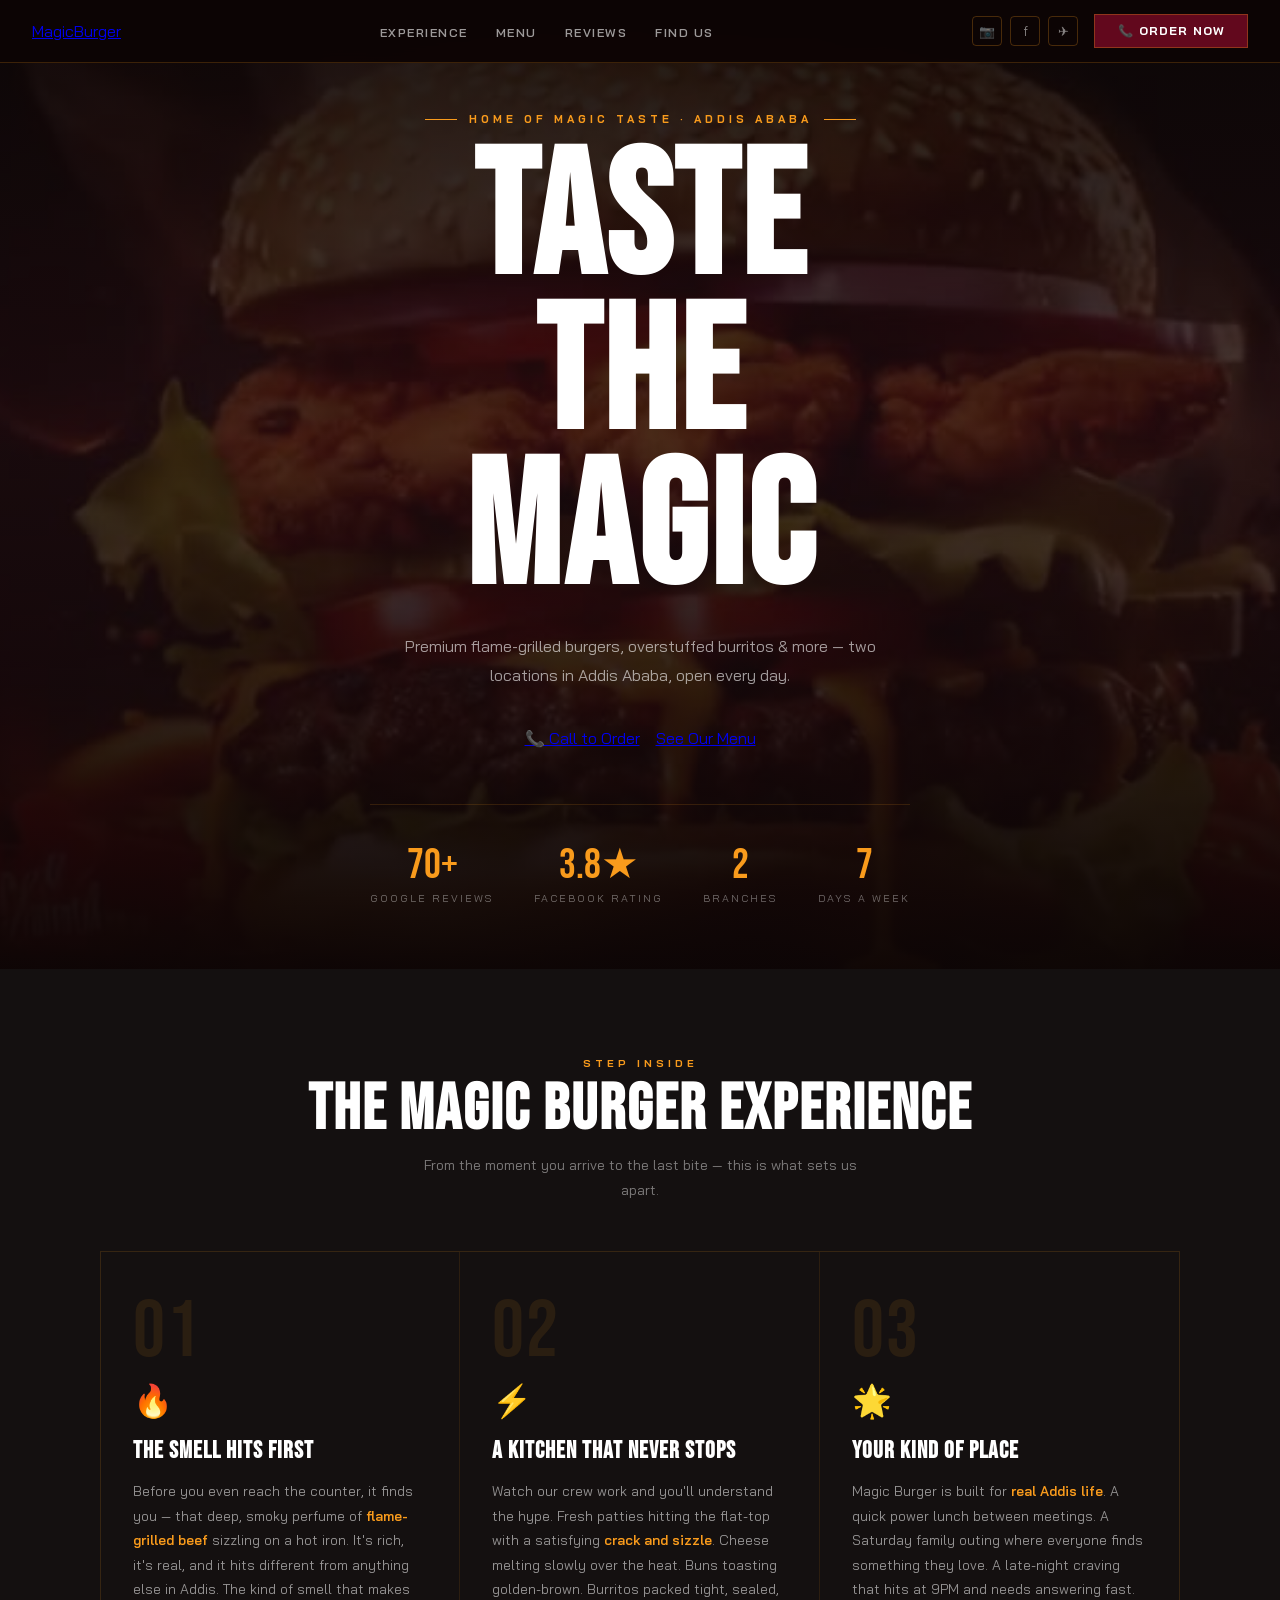
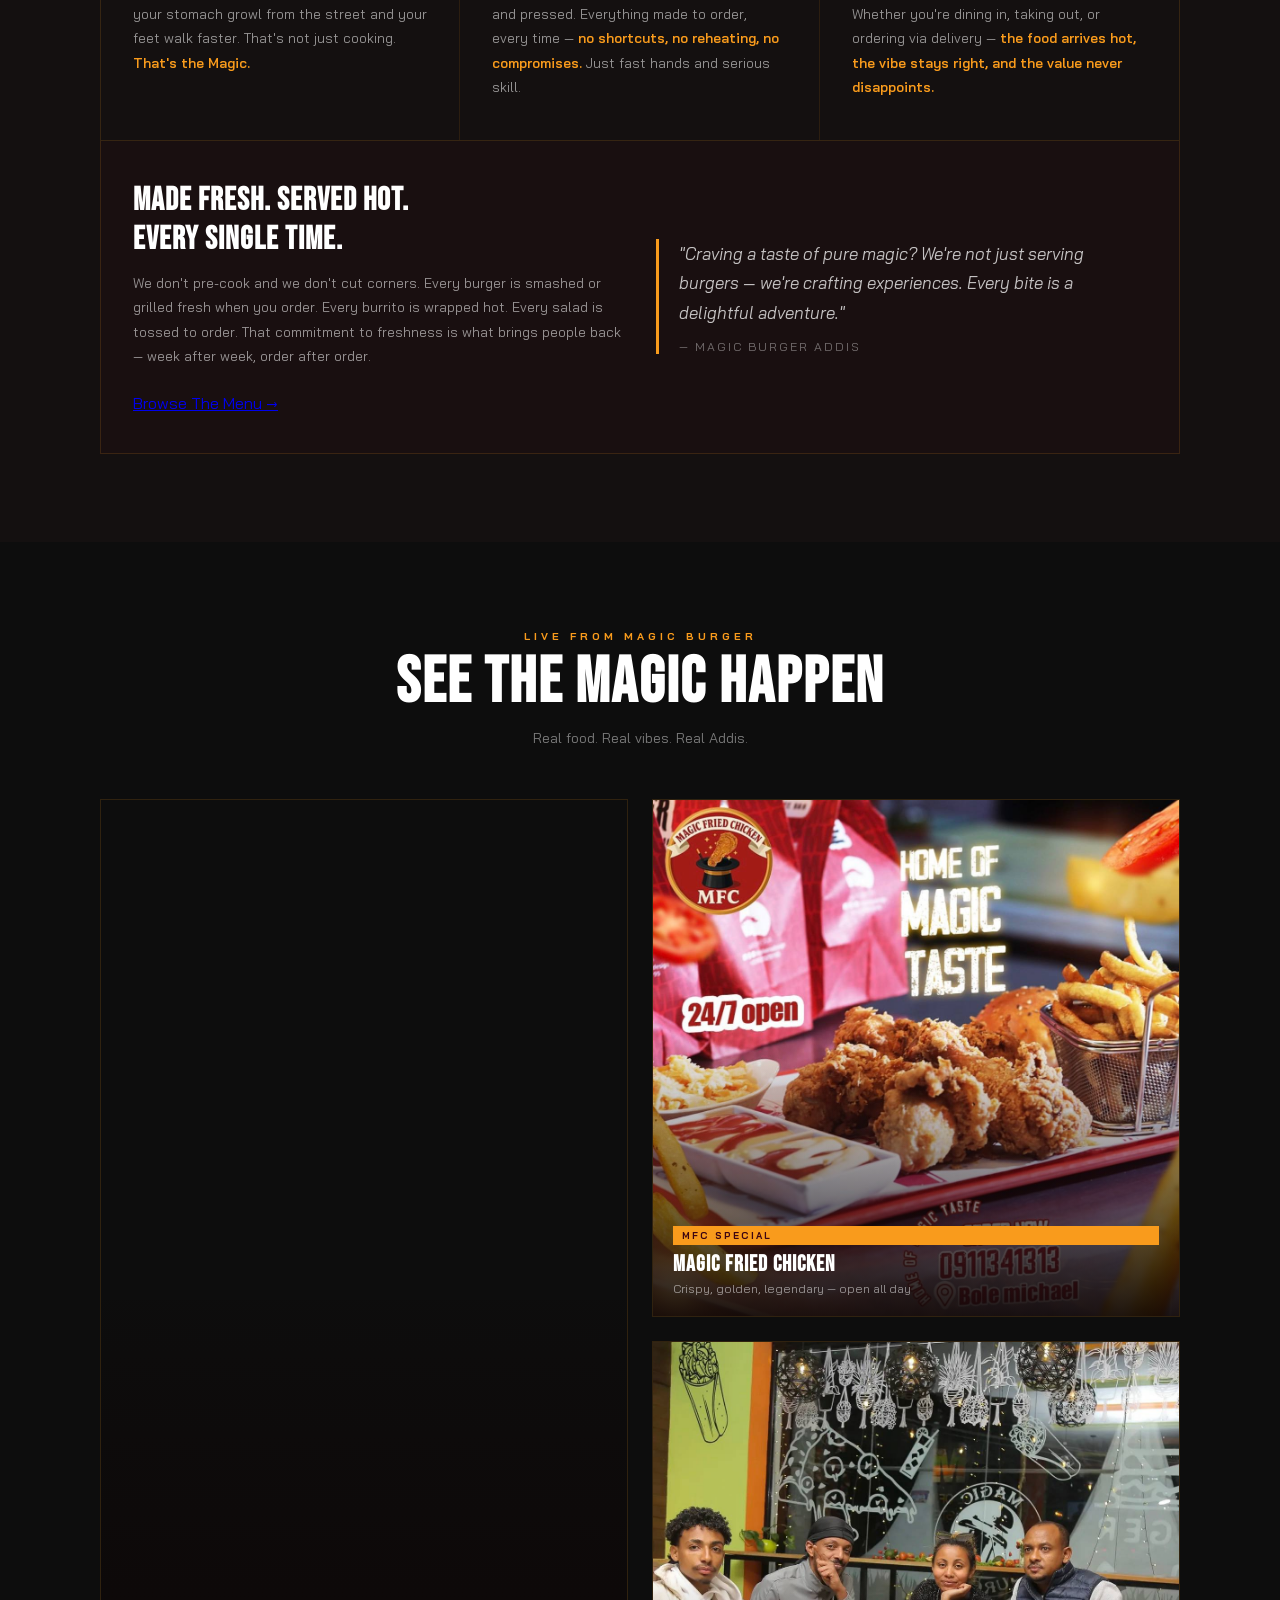
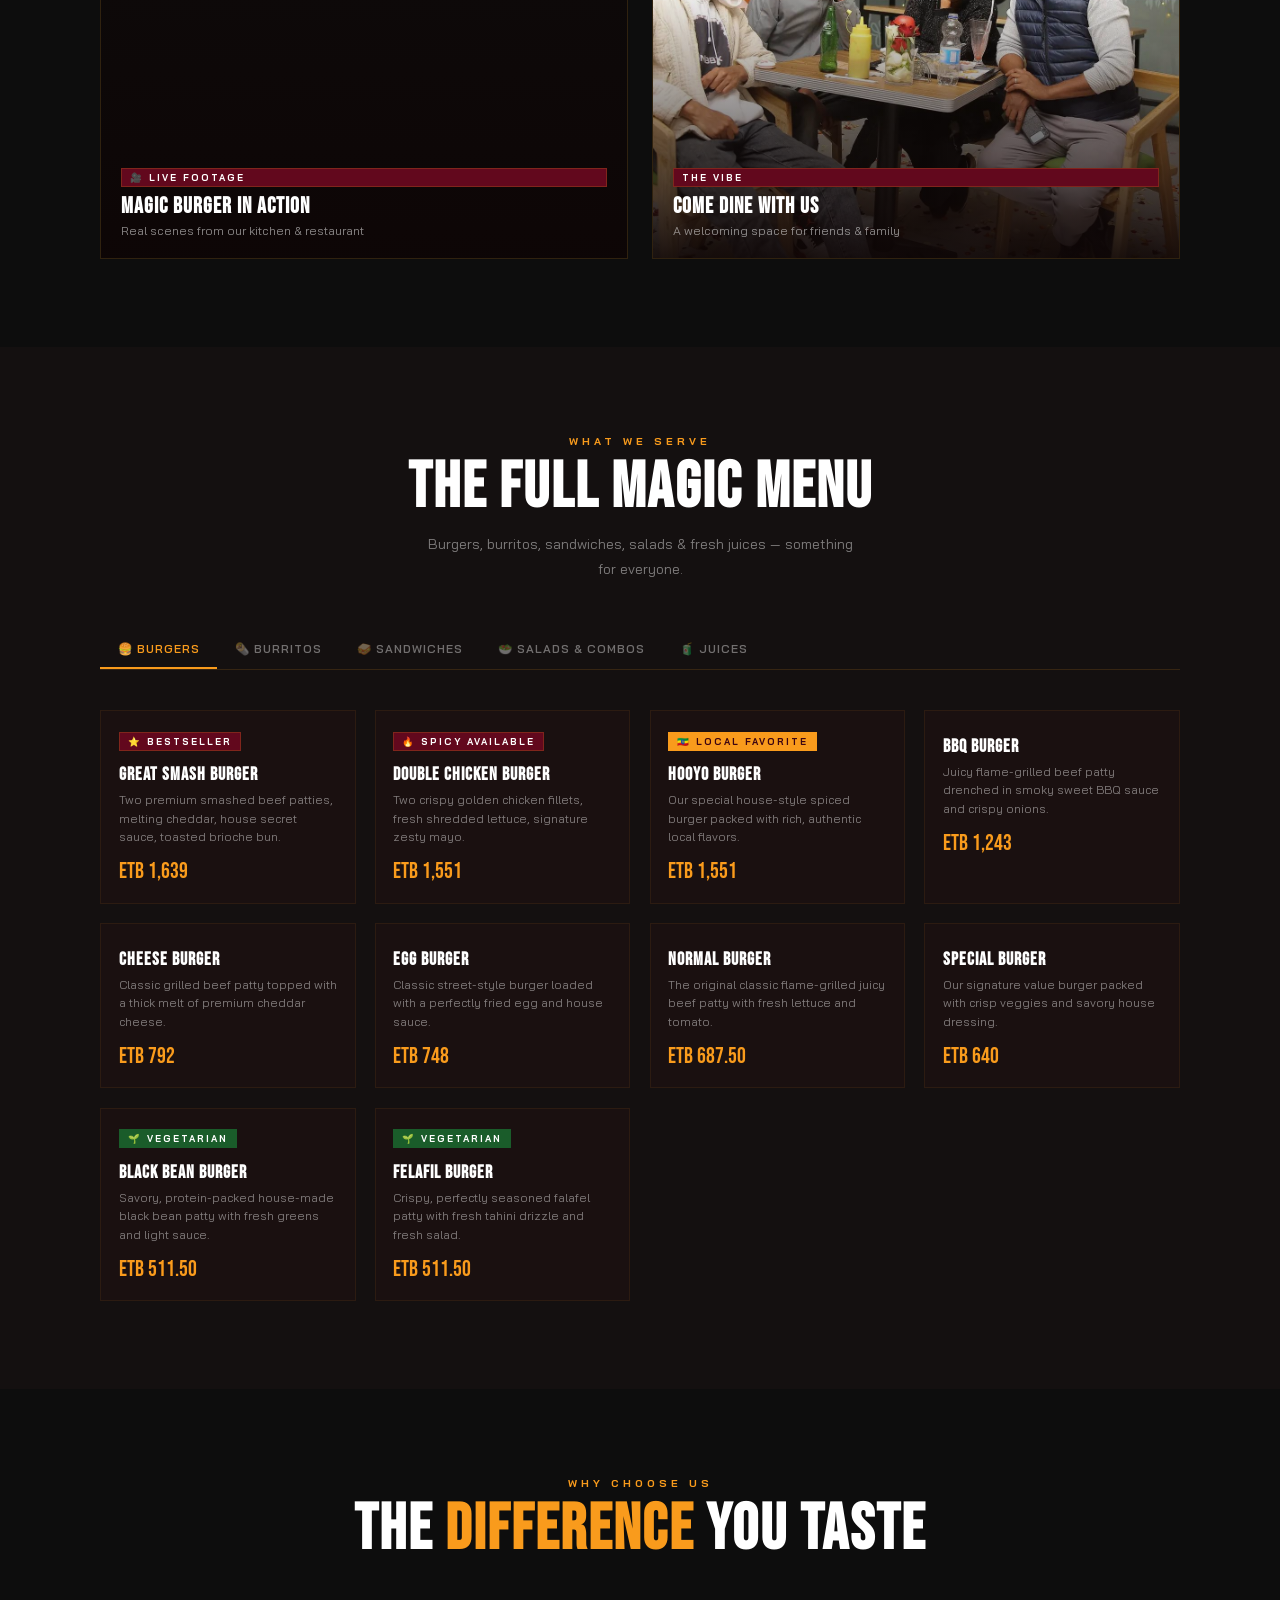
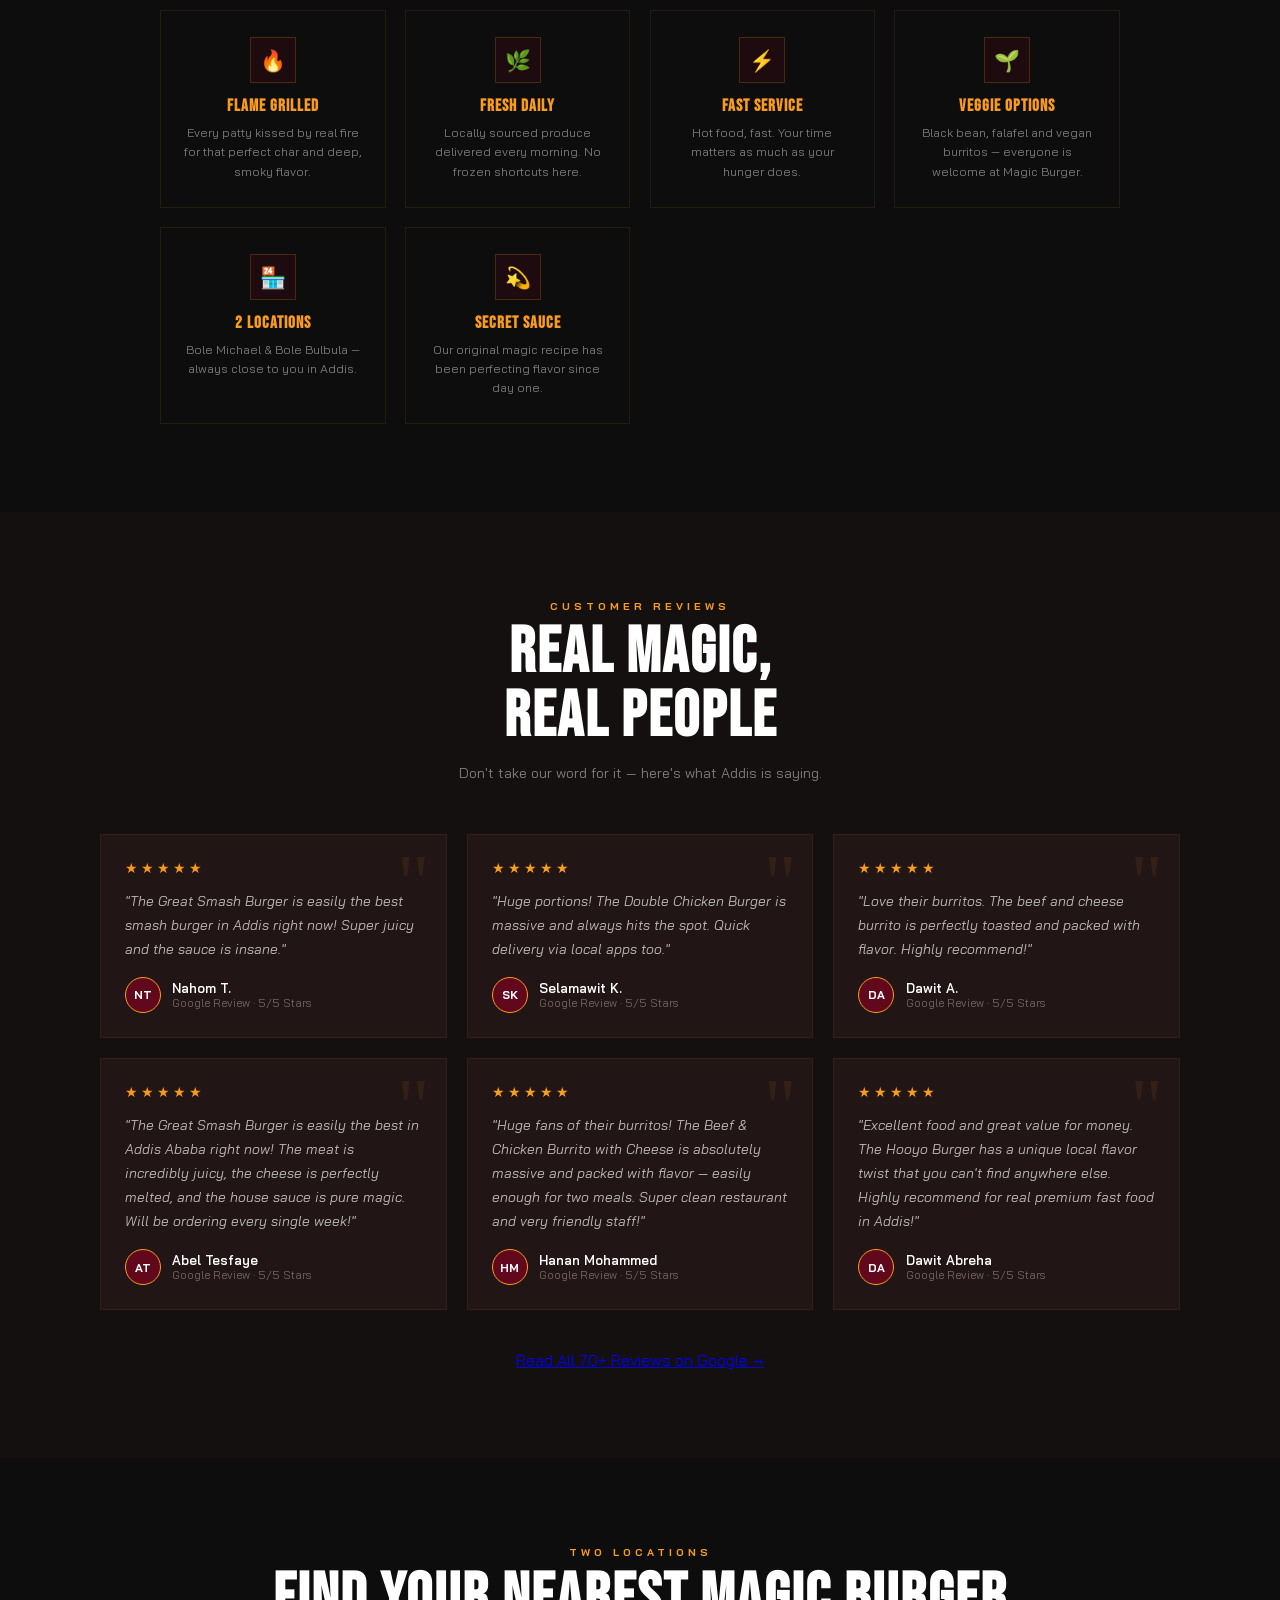
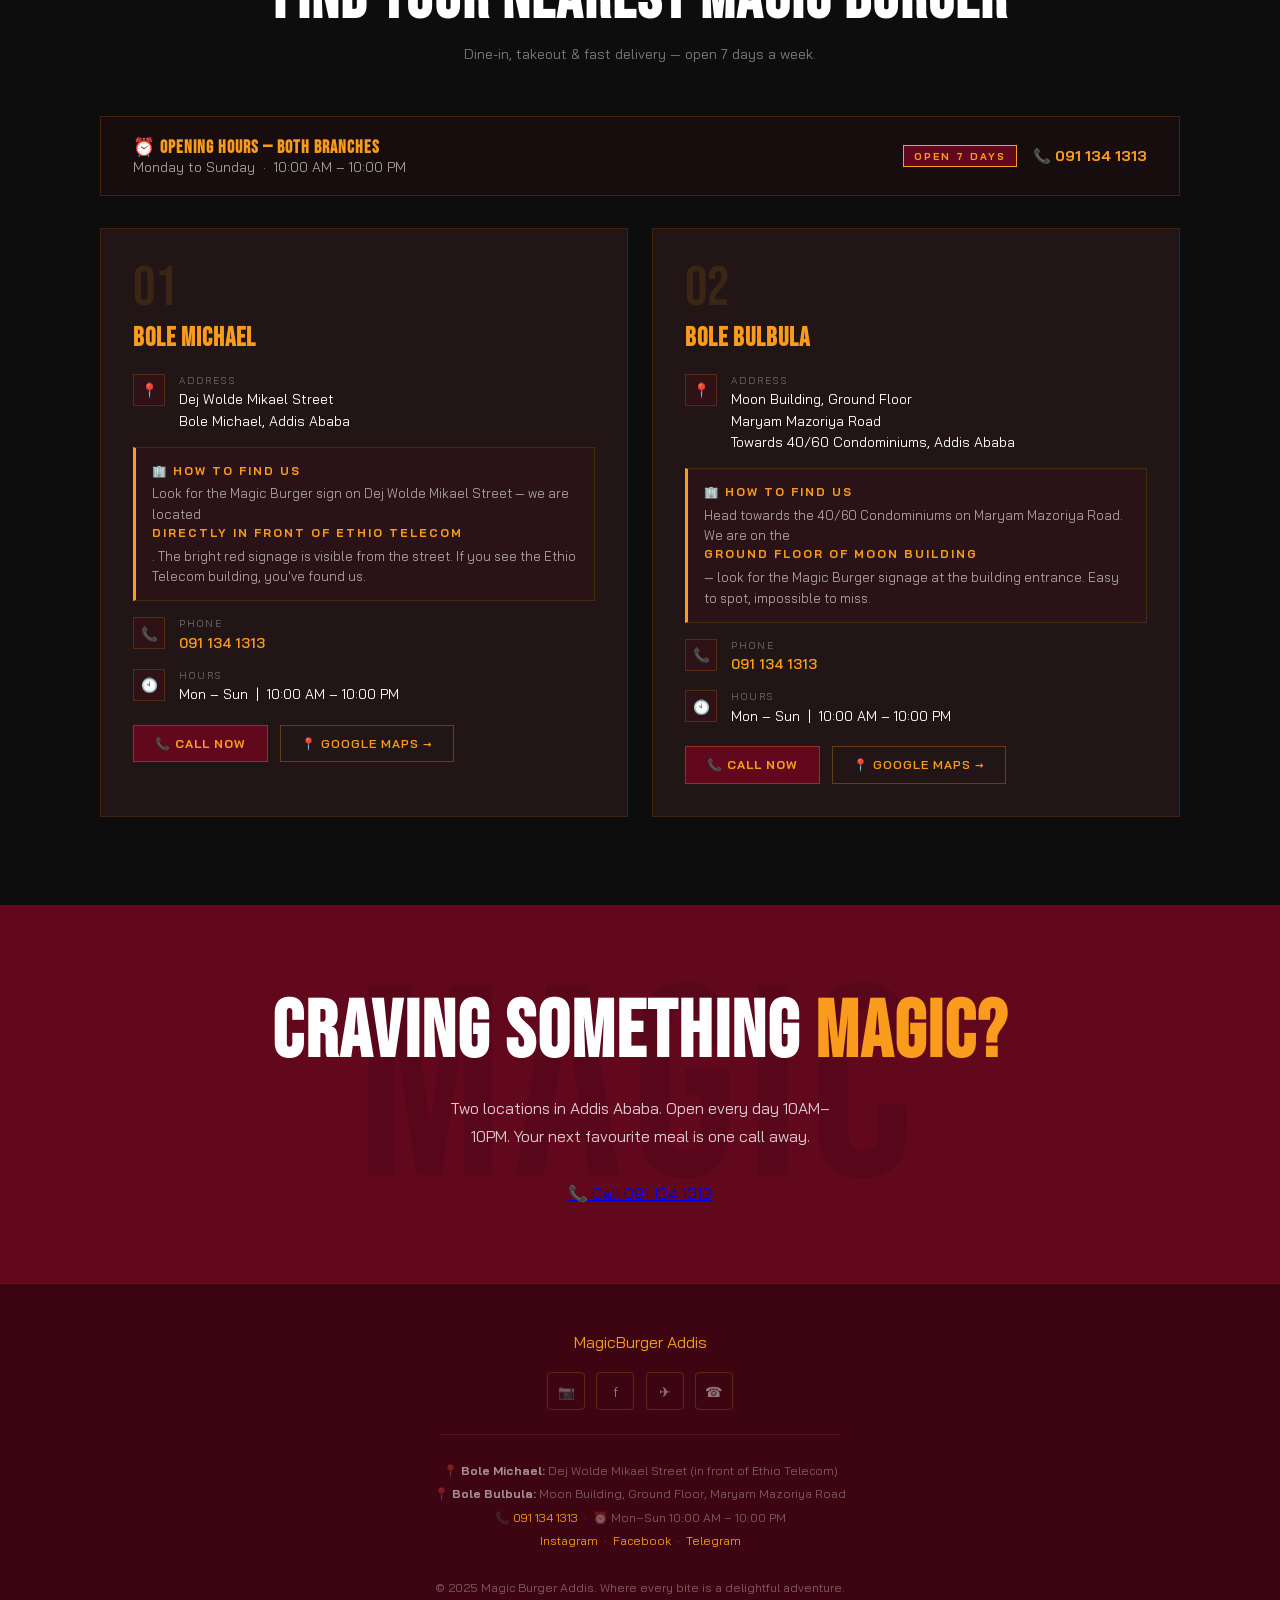
<file: index (5).html>
<!DOCTYPE html>
<html lang="en">
<head>
<meta charset="UTF-8">
<meta name="viewport" content="width=device-width, initial-scale=1.0">
<title>Magic Burger Addis — Home of Magic Taste</title>
<link href="https://fonts.googleapis.com/css2?family=Bebas+Neue&family=Inter:wght@400;500;600;700;900&display=swap" rel="stylesheet">
<link rel="stylesheet" href="css/style.css" />

</head>
<body>

<!-- ===== NAV ===== -->
<nav>
  <a href="#" class="logo">Magic<span>Burger</span></a>
  <ul class="nav-links">
    <li><a href="#experience">Experience</a></li>
    <li><a href="#menu">Menu</a></li>
    <li><a href="#reviews">Reviews</a></li>
    <li><a href="#find-us">Find Us</a></li>
  </ul>
  <div class="nav-right">
    <div class="nav-social">
      <a href="https://www.instagram.com/magic_burger_addis?igsh=bmQxeDg3ZWllc2Zo" target="_blank" class="nav-s" title="Instagram">&#x1F4F7;</a>
      <a href="https://www.facebook.com/Magicburgeraddis/" target="_blank" class="nav-s" title="Facebook">f</a>
      <a href="https://t.me/MagicBurgerAddis" target="_blank" class="nav-s" title="Telegram">&#x2708;</a>
    </div>
    <a href="tel:0911341313" class="nav-cta">📞 Order Now</a>
  </div>
</nav>

<!-- ===== HERO ===== -->
<section class="hero">
  <div class="hero-video">
    <video autoplay muted loop playsinline poster="images/thumb.jpg">
      <source src="images/video.mp4" type="video/mp4">
    </video>
  </div>
  <div class="hero-content">
    <div class="eyebrow">Home of Magic Taste · Addis Ababa</div>
    <h1>Taste<br>The<br><span class="red">Magic</span></h1>
    <p class="hero-sub">Premium flame-grilled burgers, overstuffed burritos &amp; more — two locations in Addis Ababa, open every day.</p>
    <div class="btns">
      <a href="tel:0911341313" class="btn-r">📞 Call to Order</a>
      <a href="#menu" class="btn-o">See Our Menu</a>
    </div>
    <div class="hero-stats">
      <div class="stat"><div class="stat-n">70+</div><div class="stat-l">Google Reviews</div></div>
      <div class="stat"><div class="stat-n">3.8★</div><div class="stat-l">Facebook Rating</div></div>
      <div class="stat"><div class="stat-n">2</div><div class="stat-l">Branches</div></div>
      <div class="stat"><div class="stat-n">7</div><div class="stat-l">Days a Week</div></div>
    </div>
  </div>
</section>

<!-- ===== EXPERIENCE ===== -->
<section class="sec exp-sec" id="experience">
  <div class="sec-hdr">
    <div class="sec-label fu">Step Inside</div>
    <h2 class="sec-title fu">The <span style="color:var(--red)">Magic Burger</span> Experience</h2>
    <p class="sec-sub fu">From the moment you arrive to the last bite — this is what sets us apart.</p>
  </div>

  <div class="exp-grid fu">
    <div class="exp-card">
      <div class="exp-num">01</div>
      <span class="exp-icon">🔥</span>
      <h3>The Smell Hits First</h3>
      <p>Before you even reach the counter, it finds you — that deep, smoky perfume of <em>flame-grilled beef</em> sizzling on a hot iron. It's rich, it's real, and it hits different from anything else in Addis. The kind of smell that makes your stomach growl from the street and your feet walk faster. That's not just cooking. <em>That's the Magic.</em></p>
    </div>
    <div class="exp-card">
      <div class="exp-num">02</div>
      <span class="exp-icon">⚡</span>
      <h3>A Kitchen That Never Stops</h3>
      <p>Watch our crew work and you'll understand the hype. Fresh patties hitting the flat-top with a satisfying <em>crack and sizzle</em>. Cheese melting slowly over the heat. Buns toasting golden-brown. Burritos packed tight, sealed, and pressed. Everything made to order, every time — <em>no shortcuts, no reheating, no compromises.</em> Just fast hands and serious skill.</p>
    </div>
    <div class="exp-card">
      <div class="exp-num">03</div>
      <span class="exp-icon">🌟</span>
      <h3>Your Kind of Place</h3>
      <p>Magic Burger is built for <em>real Addis life</em>. A quick power lunch between meetings. A Saturday family outing where everyone finds something they love. A late-night craving that hits at 9PM and needs answering fast. Whether you're dining in, taking out, or ordering via delivery — <em>the food arrives hot, the vibe stays right, and the value never disappoints.</em></p>
    </div>
  </div>

  <div class="exp-banner fu">
    <div class="exp-banner-text">
      <h3>Made Fresh. <span style="color:var(--red)">Served Hot.</span><br>Every Single Time.</h3>
      <p>We don't pre-cook and we don't cut corners. Every burger is smashed or grilled fresh when you order. Every burrito is wrapped hot. Every salad is tossed to order. That commitment to freshness is what brings people back — week after week, order after order.</p>
      <div style="margin-top:1.5rem">
        <a href="#menu" class="btn-r" style="clip-path:none">Browse The Menu →</a>
      </div>
    </div>
    <div class="exp-quote">
      <blockquote>"Craving a taste of pure magic? We're not just serving burgers — we're crafting experiences. Every bite is a delightful adventure."</blockquote>
      <cite>— Magic Burger Addis</cite>
    </div>
  </div>
</section>

<!-- ===== VIDEO / PHOTO SHOWCASE ===== -->
<section class="sec vid-sec">
  <div class="sec-hdr">
    <div class="sec-label fu">Live From Magic Burger</div>
    <h2 class="sec-title fu">See The <span style="color:var(--red)">Magic</span> Happen</h2>
    <p class="sec-sub fu">Real food. Real vibes. Real Addis.</p>
  </div>
  <div class="vid-grid fu">
    <div class="vid-main">
      <video autoplay muted loop playsinline style="width:100%;height:100%;object-fit:cover;display:block;min-height:420px">
        <source src="images/video.mp4" type="video/mp4">
      </video>
      <div class="vid-ov">
        <div class="badge">🎥 Live Footage</div>
        <h3>Magic Burger In Action</h3>
        <p>Real scenes from our kitchen &amp; restaurant</p>
      </div>
    </div>
    <div style="display:flex;flex-direction:column;gap:1.5rem">
      <div class="vid-side">
        <img src="images/mfc-promo.jpg" alt="Magic Fried Chicken — Home of Magic Taste" style="width:100%;height:100%;object-fit:cover;min-height:200px;display:block">
        <div class="vid-ov">
          <div class="badge badge-gold">MFC Special</div>
          <h3>Magic Fried Chicken</h3>
          <p>Crispy, golden, legendary — open all day</p>
        </div>
      </div>
      <div class="vid-side">
        <img src="images/restaurant.jpg" alt="Magic Burger restaurant — happy customers dining" style="width:100%;height:100%;object-fit:cover;min-height:200px;display:block">
        <div class="vid-ov">
          <div class="badge">The Vibe</div>
          <h3>Come Dine With Us</h3>
          <p>A welcoming space for friends &amp; family</p>
        </div>
      </div>
    </div>
  </div>
</section>

<!-- ===== FULL MENU ===== -->
<section class="sec menu-sec" id="menu">
  <div class="sec-hdr">
    <div class="sec-label fu">What We Serve</div>
    <h2 class="sec-title fu">The Full <span style="color:var(--red)">Magic</span> Menu</h2>
    <p class="sec-sub fu">Burgers, burritos, sandwiches, salads &amp; fresh juices — something for everyone.</p>
  </div>
  <div class="menu-tabs">
    <button class="tab active" onclick="switchTab('burgers',this)">🍔 Burgers</button>
    <button class="tab" onclick="switchTab('burritos',this)">🌯 Burritos</button>
    <button class="tab" onclick="switchTab('sandwiches',this)">🥪 Sandwiches</button>
    <button class="tab" onclick="switchTab('salads',this)">🥗 Salads &amp; Combos</button>
    <button class="tab" onclick="switchTab('juices',this)">🧃 Juices</button>
  </div>
  <div class="menu-panel active" id="tab-burgers">
    <div class="m-card"><div class="m-body"><div class="badge">⭐ Bestseller</div><h3>Great Smash Burger</h3><p>Two premium smashed beef patties, melting cheddar, house secret sauce, toasted brioche bun.</p><div class="m-price">ETB 1,639</div></div></div>
    <div class="m-card"><div class="m-body"><div class="badge">🔥 Spicy Available</div><h3>Double Chicken Burger</h3><p>Two crispy golden chicken fillets, fresh shredded lettuce, signature zesty mayo.</p><div class="m-price">ETB 1,551</div></div></div>
    <div class="m-card"><div class="m-body"><div class="badge badge-gold">🇪🇹 Local Favorite</div><h3>Hooyo Burger</h3><p>Our special house-style spiced burger packed with rich, authentic local flavors.</p><div class="m-price">ETB 1,551</div></div></div>
    <div class="m-card"><div class="m-body"><h3>BBQ Burger</h3><p>Juicy flame-grilled beef patty drenched in smoky sweet BBQ sauce and crispy onions.</p><div class="m-price">ETB 1,243</div></div></div>
    <div class="m-card"><div class="m-body"><h3>Cheese Burger</h3><p>Classic grilled beef patty topped with a thick melt of premium cheddar cheese.</p><div class="m-price">ETB 792</div></div></div>
    <div class="m-card"><div class="m-body"><h3>Egg Burger</h3><p>Classic street-style burger loaded with a perfectly fried egg and house sauce.</p><div class="m-price">ETB 748</div></div></div>
    <div class="m-card"><div class="m-body"><h3>Normal Burger</h3><p>The original classic flame-grilled juicy beef patty with fresh lettuce and tomato.</p><div class="m-price">ETB 687.50</div></div></div>
    <div class="m-card"><div class="m-body"><h3>Special Burger</h3><p>Our signature value burger packed with crisp veggies and savory house dressing.</p><div class="m-price">ETB 640</div></div></div>
    <div class="m-card"><div class="m-body"><div class="badge badge-green">🌱 Vegetarian</div><h3>Black Bean Burger</h3><p>Savory, protein-packed house-made black bean patty with fresh greens and light sauce.</p><div class="m-price">ETB 511.50</div></div></div>
    <div class="m-card"><div class="m-body"><div class="badge badge-green">🌱 Vegetarian</div><h3>Felafil Burger</h3><p>Crispy, perfectly seasoned falafel patty with fresh tahini drizzle and fresh salad.</p><div class="m-price">ETB 511.50</div></div></div>
  </div>
  <div class="menu-panel" id="tab-burritos">
    <div class="m-card"><div class="m-body"><div class="badge">🔥 Ultimate Combo</div><h3>Beef &amp; Chicken Burrito with Cheese</h3><p>Massive toasted tortilla loaded with spiced beef, grilled chicken, melted cheese, rice, and beans.</p><div class="m-price">ETB 1,683</div></div></div>
    <div class="m-card"><div class="m-body"><h3>Tuna Burrito with Cheese</h3><p>Flaky seasoned tuna, melted cheddar cheese, rice, and fresh herbs wrapped tight.</p><div class="m-price">ETB 1,474</div></div></div>
    <div class="m-card"><div class="m-body"><h3>Chicken Burrito with Cheese</h3><p>Tender grilled chicken chunks, gooey melted cheese, savory rice, and house salsa.</p><div class="m-price">ETB 1,452</div></div></div>
    <div class="m-card"><div class="m-body"><h3>Beef &amp; Chicken Burrito</h3><p>The perfect mix of savory beef and chicken with rice and beans.</p><div class="m-price">ETB 1,424.50</div></div></div>
    <div class="m-card"><div class="m-body"><div class="badge">Popular</div><h3>Beef Burrito with Cheese</h3><p>Seasoned ground beef, rich melted cheese, seasoned rice, and black beans.</p><div class="m-price">ETB 1,386</div></div></div>
    <div class="m-card"><div class="m-body"><h3>Tuna Burrito</h3><p>Lightly seasoned shredded tuna mixed with fresh rice and zesty house dressing.</p><div class="m-price">ETB 1,177</div></div></div>
    <div class="m-card"><div class="m-body"><h3>Chicken Burrito</h3><p>Grilled chicken breast strips with seasoned rice, beans, and fresh wrap.</p><div class="m-price">ETB 1,166</div></div></div>
    <div class="m-card"><div class="m-body"><h3>Beef Burrito</h3><p>Classic toasted wrap filled with seasoned minced beef, Mexican-style rice, and savory beans.</p><div class="m-price">ETB 1,122</div></div></div>
    <div class="m-card"><div class="m-body"><div class="badge badge-green">🌱 Vegan Option</div><h3>Veg / Black Bean / Felafil Burrito</h3><p>Your choice of fresh garden veggies, seasoned black beans, or crispy falafel with rice.</p><div class="m-price">ETB 616</div></div></div>
  </div>
  <div class="menu-panel" id="tab-sandwiches">
    <div class="m-card"><div class="m-body"><h3>Tuna Sandwich</h3><p>Flaky tuna mix with fresh crunchy veggies served on perfectly toasted bread.</p><div class="m-price">ETB 748</div></div></div>
    <div class="m-card"><div class="m-body"><h3>Egg Sandwich</h3><p>Classic breakfast-style fried egg sandwich with light butter and house spread.</p><div class="m-price">ETB 583</div></div></div>
    <div class="m-card"><div class="m-body"><div class="badge badge-green">🌱 Vegetarian</div><h3>Vegetable Sandwich</h3><p>Crisp seasonal garden vegetables layered with a smooth, savory light dressing.</p><div class="m-price">ETB 533.50</div></div></div>
  </div>
  <div class="menu-panel" id="tab-salads">
    <div class="m-card"><div class="m-body"><div class="badge badge-gold">👑 Feast King</div><h3>Magic's Grill Combo</h3><p>The ultimate meat lovers platter featuring our finest selection of grilled meats and sides.</p><div class="m-price">ETB 2,900</div></div></div>
    <div class="m-card"><div class="m-body"><h3>Tuna Salad</h3><p>Chunky seasoned tuna served over a huge bed of crisp, fresh garden greens.</p><div class="m-price">ETB 1,056</div></div></div>
    <div class="m-card"><div class="m-body"><h3>Chicken Salad</h3><p>Tender strips of seasoned grilled chicken breast on top of fresh local salad mix.</p><div class="m-price">ETB 946</div></div></div>
    <div class="m-card"><div class="m-body"><div class="badge badge-green">🌱 Healthy</div><h3>Cooked Vegetables</h3><p>Perfectly steamed and lightly seasoned seasonal vegetables served hot.</p><div class="m-price">ETB 880</div></div></div>
    <div class="m-card"><div class="m-body"><h3>Mixed Salad</h3><p>Simple, crisp, and refreshing medley of local garden fresh vegetables and house vinaigrette.</p><div class="m-price">ETB 704</div></div></div>
  </div>
  <div class="menu-panel" id="tab-juices">
    <div class="m-card"><div class="m-body"><div class="badge">⚡ Must Try</div><h3>Special Juice</h3><p>Our signature thick layered mix of fresh, seasonal local fruits.</p><div class="m-price">ETB 275</div></div></div>
    <div class="m-card"><div class="m-body"><h3>Strawberry Juice</h3><p>Sweet, chilled, and 100% natural pure blended fresh strawberries.</p><div class="m-price">ETB 255</div></div></div>
  </div>
</section>

<!-- ===== WHY US ===== -->
<section class="sec why-sec">
  <div class="sec-hdr">
    <div class="sec-label fu">Why Choose Us</div>
    <h2 class="sec-title fu">The <span style="color:var(--gold)">Difference</span> You Taste</h2>
  </div>
  <div class="why-grid">
    <div class="why-card fu"><div class="why-icon">🔥</div><h3>Flame Grilled</h3><p>Every patty kissed by real fire for that perfect char and deep, smoky flavor.</p></div>
    <div class="why-card fu"><div class="why-icon">🌿</div><h3>Fresh Daily</h3><p>Locally sourced produce delivered every morning. No frozen shortcuts here.</p></div>
    <div class="why-card fu"><div class="why-icon">⚡</div><h3>Fast Service</h3><p>Hot food, fast. Your time matters as much as your hunger does.</p></div>
    <div class="why-card fu"><div class="why-icon">🌱</div><h3>Veggie Options</h3><p>Black bean, falafel and vegan burritos — everyone is welcome at Magic Burger.</p></div>
    <div class="why-card fu"><div class="why-icon">🏪</div><h3>2 Locations</h3><p>Bole Michael &amp; Bole Bulbula — always close to you in Addis.</p></div>
    <div class="why-card fu"><div class="why-icon">💫</div><h3>Secret Sauce</h3><p>Our original magic recipe has been perfecting flavor since day one.</p></div>
  </div>
</section>

<!-- ===== REVIEWS ===== -->
<section class="sec rev-sec" id="reviews">
  <div class="sec-hdr">
    <div class="sec-label fu">Customer Reviews</div>
    <h2 class="sec-title fu">Real <span style="color:var(--red)">Magic</span>,<br>Real People</h2>
    <p class="sec-sub fu">Don't take our word for it — here's what Addis is saying.</p>
  </div>
  <div class="rev-grid">
    <div class="rev-card fu">
      <div class="stars">★★★★★</div>
      <p class="rev-text">"The Great Smash Burger is easily the best smash burger in Addis right now! Super juicy and the sauce is insane."</p>
      <div class="reviewer"><div class="ava">NT</div><div><div class="rev-name">Nahom T.</div><div class="rev-src">Google Review · 5/5 Stars</div></div></div>
    </div>
    <div class="rev-card fu">
      <div class="stars">★★★★★</div>
      <p class="rev-text">"Huge portions! The Double Chicken Burger is massive and always hits the spot. Quick delivery via local apps too."</p>
      <div class="reviewer"><div class="ava">SK</div><div><div class="rev-name">Selamawit K.</div><div class="rev-src">Google Review · 5/5 Stars</div></div></div>
    </div>
    <div class="rev-card fu">
      <div class="stars">★★★★★</div>
      <p class="rev-text">"Love their burritos. The beef and cheese burrito is perfectly toasted and packed with flavor. Highly recommend!"</p>
      <div class="reviewer"><div class="ava">DA</div><div><div class="rev-name">Dawit A.</div><div class="rev-src">Google Review · 5/5 Stars</div></div></div>
    </div>
    <div class="rev-card fu">
      <div class="stars">★★★★★</div>
      <p class="rev-text">"The Great Smash Burger is easily the best in Addis Ababa right now! The meat is incredibly juicy, the cheese is perfectly melted, and the house sauce is pure magic. Will be ordering every single week!"</p>
      <div class="reviewer"><div class="ava">AT</div><div><div class="rev-name">Abel Tesfaye</div><div class="rev-src">Google Review · 5/5 Stars</div></div></div>
    </div>
    <div class="rev-card fu">
      <div class="stars">★★★★★</div>
      <p class="rev-text">"Huge fans of their burritos! The Beef &amp; Chicken Burrito with Cheese is absolutely massive and packed with flavor — easily enough for two meals. Super clean restaurant and very friendly staff!"</p>
      <div class="reviewer"><div class="ava">HM</div><div><div class="rev-name">Hanan Mohammed</div><div class="rev-src">Google Review · 5/5 Stars</div></div></div>
    </div>
    <div class="rev-card fu">
      <div class="stars">★★★★★</div>
      <p class="rev-text">"Excellent food and great value for money. The Hooyo Burger has a unique local flavor twist that you can't find anywhere else. Highly recommend for real premium fast food in Addis!"</p>
      <div class="reviewer"><div class="ava">DA</div><div><div class="rev-name">Dawit Abreha</div><div class="rev-src">Google Review · 5/5 Stars</div></div></div>
    </div>
  </div>
  <div class="rev-cta fu">
    <a href="https://www.google.com/search?q=magic+burger+addis+reviews" target="_blank" class="btn-o">Read All 70+ Reviews on Google →</a>
  </div>
</section>

<!-- ===== FIND US ===== -->
<section class="sec find-sec" id="find-us">
  <div class="sec-hdr">
    <div class="sec-label fu">Two Locations</div>
    <h2 class="sec-title fu">Find Your Nearest <span style="color:var(--red)">Magic Burger</span></h2>
    <p class="sec-sub fu">Dine-in, takeout &amp; fast delivery — open 7 days a week.</p>
  </div>
  <div class="branches-wrap">
    <div class="hours-strip fu">
      <div>
        <h4>⏰ Opening Hours — Both Branches</h4>
        <p>Monday to Sunday &nbsp;·&nbsp; 10:00 AM – 10:00 PM</p>
      </div>
      <div style="display:flex;align-items:center;gap:1rem;flex-wrap:wrap">
        <span class="open-badge">Open 7 Days</span>
        <a href="tel:0911341313" style="color:var(--gold);text-decoration:none;font-weight:700;font-size:.9rem">📞 091 134 1313</a>
      </div>
    </div>
    <div class="branches-grid">
      <div class="branch-card fu">
        <div class="branch-num">01</div>
        <h3>Bole Michael</h3>
        <div class="b-row">
          <div class="b-icon">📍</div>
          <div><div class="b-lbl">Address</div><div class="b-val">Dej Wolde Mikael Street<br>Bole Michael, Addis Ababa</div></div>
        </div>
        <div class="landmark">
          <strong>🏢 How to find us</strong>
          Look for the Magic Burger sign on Dej Wolde Mikael Street — we are located <strong style="color:var(--gold)">directly in front of Ethio Telecom</strong>. The bright red signage is visible from the street. If you see the Ethio Telecom building, you've found us.
        </div>
        <div class="b-row">
          <div class="b-icon">📞</div>
          <div><div class="b-lbl">Phone</div><div class="b-val"><a href="tel:0911341313">091 134 1313</a></div></div>
        </div>
        <div class="b-row">
          <div class="b-icon">🕙</div>
          <div><div class="b-lbl">Hours</div><div class="b-val">Mon – Sun &nbsp;|&nbsp; 10:00 AM – 10:00 PM</div></div>
        </div>
        <div class="branch-btns">
          <a href="tel:0911341313" class="btn-sm-r">📞 Call Now</a>
          <a href="https://maps.app.goo.gl/vHkdhVsk9eHSM7bL8" target="_blank" class="btn-sm-o">📍 Google Maps →</a>
        </div>
      </div>
      <div class="branch-card fu">
        <div class="branch-num">02</div>
        <h3>Bole Bulbula</h3>
        <div class="b-row">
          <div class="b-icon">📍</div>
          <div><div class="b-lbl">Address</div><div class="b-val">Moon Building, Ground Floor<br>Maryam Mazoriya Road<br>Towards 40/60 Condominiums, Addis Ababa</div></div>
        </div>
        <div class="landmark">
          <strong>🏢 How to find us</strong>
          Head towards the 40/60 Condominiums on Maryam Mazoriya Road. We are on the <strong style="color:var(--gold)">Ground Floor of Moon Building</strong> — look for the Magic Burger signage at the building entrance. Easy to spot, impossible to miss.
        </div>
        <div class="b-row">
          <div class="b-icon">📞</div>
          <div><div class="b-lbl">Phone</div><div class="b-val"><a href="tel:0911341313">091 134 1313</a></div></div>
        </div>
        <div class="b-row">
          <div class="b-icon">🕙</div>
          <div><div class="b-lbl">Hours</div><div class="b-val">Mon – Sun &nbsp;|&nbsp; 10:00 AM – 10:00 PM</div></div>
        </div>
        <div class="branch-btns">
          <a href="tel:0911341313" class="btn-sm-r">📞 Call Now</a>
          <a href="https://maps.app.goo.gl/vHkdhVsk9eHSM7bL8" target="_blank" class="btn-sm-o">📍 Google Maps →</a>
        </div>
      </div>
    </div>
  </div>
</section>

<!-- ===== CTA ===== -->
<section class="cta-sec">
  <h2>Craving Something <span style="color:var(--gold)">Magic?</span></h2>
  <p>Two locations in Addis Ababa. Open every day 10AM–10PM. Your next favourite meal is one call away.</p>
  <a href="tel:0911341313" class="btn-dark">📞 Call 091 134 1313</a>
</section>

<!-- ===== FOOTER ===== -->
<footer>
  <a href="#" class="f-logo">Magic<span>Burger</span> Addis</a>
  <div class="f-social">
    <a href="https://www.instagram.com/magic_burger_addis?igsh=bmQxeDg3ZWllc2Zo" target="_blank" class="f-s" title="Instagram">📷</a>
    <a href="https://www.facebook.com/Magicburgeraddis/" target="_blank" class="f-s" title="Facebook">f</a>
    <a href="https://t.me/MagicBurgerAddis" target="_blank" class="f-s" title="Telegram">✈</a>
    <a href="tel:0911341313" class="f-s" title="Call us">☎</a>
  </div>
  <div class="f-divider"></div>
  <p>
    📍 <strong style="color:rgba(255,255,255,.55)">Bole Michael:</strong> Dej Wolde Mikael Street (in front of Ethio Telecom)<br>
    📍 <strong style="color:rgba(255,255,255,.55)">Bole Bulbula:</strong> Moon Building, Ground Floor, Maryam Mazoriya Road<br>
    📞 <a href="tel:0911341313">091 134 1313</a> &nbsp;·&nbsp; ⏰ Mon–Sun 10:00 AM – 10:00 PM<br>
    <a href="https://www.instagram.com/magic_burger_addis" target="_blank">Instagram</a> &nbsp;·&nbsp;
    <a href="https://www.facebook.com/Magicburgeraddis/" target="_blank">Facebook</a> &nbsp;·&nbsp;
    <a href="https://t.me/MagicBurgerAddis" target="_blank">Telegram</a><br><br>
    © 2025 Magic Burger Addis. Where every bite is a delightful adventure.
  </p>
</footer>

<script src="js/script.js"></script>

</body>
</html>
</file>
<file: css/style.css>
/* =============================================
   MAGIC BURGER ADDIS — style.css (Rebranded)
   Primary:   #62081d (Burgundy)
   Secondary: #f99b1c (Gold Orange)
   Font:      Bai Jamjuree
   ============================================= */

@import url('https://fonts.googleapis.com/css2?family=Bai+Jamjuree:wght@300;400;500;600;700&family=Bebas+Neue&display=swap');

*, *::before, *::after { box-sizing: border-box; margin: 0; padding: 0; }

:root {
  --primary:   #62081d;
  --primary-l: #8a0d28;
  --primary-d: #3d0512;
  --gold:      #f99b1c;
  --gold-d:    #d4820e;
  --black:     #0d0d0d;
  --off:       #141010;
  --char:      #1a1010;
  --char2:     #221515;
  --white:     #ffffff;
  --cream:     #fff8f0;
}

html { scroll-behavior: smooth; }

body {
  font-family: 'Bai Jamjuree', sans-serif;
  background: var(--black);
  color: var(--white);
  overflow-x: hidden;
}

/* SCROLL ANIMATION */
.fu { opacity: 0; transform: translateY(26px); transition: opacity .65s ease, transform .65s ease; }
.fu.vis { opacity: 1; transform: translateY(0); }

/* =============================================
   NAV
   ============================================= */
nav {
  position: fixed; top: 0; left: 0; right: 0; z-index: 200;
  display: flex; align-items: center; justify-content: space-between;
  padding: .85rem 2rem;
  background: rgba(13,5,5,.97);
  backdrop-filter: blur(14px);
  border-bottom: 1px solid rgba(249,155,28,.2);
}
.nav-logo-wrap { display: flex; align-items: center; gap: .75rem; text-decoration: none; }
.nav-logo-img { width: 44px; height: 44px; object-fit: contain; border-radius: 50%; }
.logo-text { font-family: 'Bebas Neue', sans-serif; font-size: 1.6rem; letter-spacing: 2px; color: var(--white); }
.logo-text span { color: var(--gold); }
.nav-links { display: flex; gap: 1.75rem; list-style: none; }
.nav-links a { color: rgba(255,255,255,.6); text-decoration: none; font-size: .76rem; font-weight: 600; letter-spacing: 1.5px; text-transform: uppercase; transition: color .2s; }
.nav-links a:hover { color: var(--gold); }
.nav-right { display: flex; align-items: center; gap: 1rem; }
.nav-social { display: flex; gap: .5rem; }
.nav-s { width: 30px; height: 30px; border: 1px solid rgba(249,155,28,.25); display: flex; align-items: center; justify-content: center; color: rgba(255,255,255,.5); text-decoration: none; font-size: .8rem; transition: all .2s; border-radius: 4px; }
.nav-s:hover { border-color: var(--gold); color: var(--gold); }
.nav-cta { background: var(--primary); color: #fff; padding: .55rem 1.4rem; font-weight: 700; font-size: .76rem; letter-spacing: 1px; text-transform: uppercase; text-decoration: none; transition: background .2s; white-space: nowrap; border: 1px solid rgba(249,155,28,.3); }
.nav-cta:hover { background: var(--primary-l); }

/* =============================================
   HERO
   ============================================= */
.hero { min-height: 100vh; display: flex; flex-direction: column; align-items: center; justify-content: center; text-align: center; padding: 7rem 1.5rem 4rem; position: relative; overflow: hidden; }
.hero-video { position: absolute; inset: 0; z-index: 0; }
.hero-video video { width: 100%; height: 100%; object-fit: cover; opacity: .25; display: block; }
.hero-video::after { content: ''; position: absolute; inset: 0; background: linear-gradient(to bottom, rgba(13,5,5,.7) 0%, rgba(98,8,29,.15) 45%, rgba(13,5,5,.92) 100%); }
.hero-content { position: relative; z-index: 1; }
.eyebrow { font-size: .68rem; font-weight: 700; letter-spacing: 4px; text-transform: uppercase; color: var(--gold); margin-bottom: 1.2rem; display: flex; align-items: center; justify-content: center; gap: .75rem; }
.eyebrow::before, .eyebrow::after { content: ''; display: block; height: 1px; width: 32px; background: var(--gold); }
.hero-logo { width: 100px; height: 100px; object-fit: contain; margin: 0 auto 1.5rem; border-radius: 50%; border: 2px solid rgba(249,155,28,.3); background: rgba(98,8,29,.2); padding: 6px; }
.hero h1 { font-family: 'Bebas Neue', sans-serif; font-size: clamp(4.5rem, 14vw, 11rem); line-height: .88; letter-spacing: 3px; }
.hero h1 .gold { color: var(--gold); display: block; }
.hero-sub { font-size: 1rem; color: rgba(255,255,255,.6); max-width: 500px; margin: 1.4rem auto 2.4rem; line-height: 1.8; }
.btns { display: flex; gap: 1rem; justify-content: center; flex-wrap: wrap; }
.btn-primary { background: var(--primary); color: #fff; padding: .9rem 2.4rem; font-weight: 700; font-size: .86rem; letter-spacing: 1px; text-transform: uppercase; text-decoration: none; display: inline-block; transition: all .2s; border: 1px solid rgba(249,155,28,.3); clip-path: polygon(0 0,calc(100% - 10px) 0,100% 10px,100% 100%,10px 100%,0 calc(100% - 10px)); }
.btn-primary:hover { background: var(--primary-l); transform: translateY(-2px); }
.btn-outline { background: transparent; color: var(--gold); padding: .9rem 2.4rem; font-weight: 600; font-size: .86rem; letter-spacing: 1px; text-transform: uppercase; text-decoration: none; border: 1px solid var(--gold); display: inline-block; transition: all .2s; }
.btn-outline:hover { background: rgba(249,155,28,.1); }
.hero-stats { display: flex; gap: 2.5rem; margin-top: 3.5rem; justify-content: center; border-top: 1px solid rgba(249,155,28,.15); padding-top: 2.5rem; flex-wrap: wrap; }
.stat-n { font-family: 'Bebas Neue', sans-serif; font-size: 2.6rem; color: var(--gold); line-height: 1; }
.stat-l { font-size: .66rem; color: rgba(255,255,255,.4); text-transform: uppercase; letter-spacing: 2px; margin-top: 4px; }

/* =============================================
   SECTIONS
   ============================================= */
.sec { padding: 5.5rem 1.5rem; }
.sec-label { font-size: .65rem; font-weight: 700; letter-spacing: 4px; text-transform: uppercase; color: var(--gold); margin-bottom: .5rem; }
.sec-title { font-family: 'Bebas Neue', sans-serif; font-size: clamp(2.2rem,5.5vw,4rem); letter-spacing: 2px; line-height: 1; }
.sec-sub { color: rgba(255,255,255,.45); font-size: .88rem; max-width: 440px; margin: .7rem auto 0; line-height: 1.78; }
.sec-hdr { text-align: center; margin-bottom: 3rem; }

/* =============================================
   EXPERIENCE
   ============================================= */
.exp-sec { background: var(--off); }
.exp-grid { display: grid; grid-template-columns: 1fr 1fr 1fr; gap: 0; max-width: 1080px; margin: 3rem auto 0; border: 1px solid rgba(249,155,28,.15); }
.exp-card { padding: 2.5rem 2rem; border-right: 1px solid rgba(249,155,28,.1); position: relative; overflow: hidden; transition: background .3s; }
.exp-card:last-child { border-right: none; }
.exp-card::before { content: ''; position: absolute; top: 0; left: 0; right: 0; height: 3px; background: linear-gradient(to right, var(--primary), var(--gold)); transform: scaleX(0); transform-origin: left; transition: transform .4s; }
.exp-card:hover { background: rgba(98,8,29,.08); }
.exp-card:hover::before { transform: scaleX(1); }
.exp-num { font-family: 'Bebas Neue', sans-serif; font-size: 5rem; color: rgba(249,155,28,.1); line-height: 1; margin-bottom: .5rem; letter-spacing: 2px; }
.exp-icon { font-size: 2rem; margin-bottom: 1rem; display: block; }
.exp-card h3 { font-family: 'Bebas Neue', sans-serif; font-size: 1.5rem; letter-spacing: 1px; color: var(--white); margin-bottom: .9rem; }
.exp-card p { font-size: .85rem; color: rgba(255,255,255,.55); line-height: 1.8; }
.exp-card p em { color: var(--gold); font-style: normal; font-weight: 600; }
.exp-banner { max-width: 1080px; margin: 0 auto; border: 1px solid rgba(249,155,28,.15); border-top: none; padding: 2.5rem 2rem; background: rgba(98,8,29,.06); display: grid; grid-template-columns: 1fr 1fr; gap: 2rem; align-items: center; }
.exp-banner-text h3 { font-family: 'Bebas Neue', sans-serif; font-size: 2rem; letter-spacing: 1px; margin-bottom: .75rem; }
.exp-banner-text p { font-size: .85rem; color: rgba(255,255,255,.55); line-height: 1.8; }
.exp-quote { border-left: 3px solid var(--gold); padding-left: 1.25rem; }
.exp-quote blockquote { font-size: 1.05rem; color: rgba(255,255,255,.75); line-height: 1.75; font-style: italic; }
.exp-quote cite { display: block; margin-top: .75rem; font-size: .75rem; color: rgba(255,255,255,.4); letter-spacing: 2px; text-transform: uppercase; font-style: normal; }

/* =============================================
   VIDEO
   ============================================= */
.vid-sec { background: var(--black); }
.vid-grid { display: grid; grid-template-columns: 1fr 1fr; gap: 1.5rem; max-width: 1080px; margin: 3rem auto 0; }
.vid-main { position: relative; overflow: hidden; border: 1px solid rgba(249,155,28,.15); transition: border-color .3s; }
.vid-main:hover { border-color: rgba(249,155,28,.4); }
.vid-main video { width: 100%; height: 100%; object-fit: cover; display: block; min-height: 420px; }
.vid-col { display: flex; flex-direction: column; gap: 1.5rem; }
.vid-side { position: relative; overflow: hidden; border: 1px solid rgba(249,155,28,.15); transition: border-color .3s; flex: 1; }
.vid-side:hover { border-color: rgba(249,155,28,.4); }
.vid-side img { width: 100%; height: 100%; object-fit: cover; display: block; min-height: 190px; }
.vid-ov { position: absolute; inset: 0; background: linear-gradient(to top, rgba(13,5,5,.92) 0%, transparent 55%); display: flex; flex-direction: column; justify-content: flex-end; padding: 1.25rem; }
.vid-ov h3 { font-family: 'Bebas Neue', sans-serif; font-size: 1.4rem; letter-spacing: 1px; }
.vid-ov p { font-size: .76rem; color: rgba(255,255,255,.52); margin-top: .2rem; }

/* BADGES */
.badge { display: inline-block; background: var(--primary); color: #fff; font-size: .58rem; font-weight: 700; letter-spacing: 2px; text-transform: uppercase; padding: 3px 8px; margin-bottom: .4rem; border: 1px solid rgba(249,155,28,.2); }
.badge-gold { background: var(--gold); color: #3d0512; border-color: transparent; }
.badge-green { background: #1a5c2a; color: #fff; border-color: transparent; }
.badge-maroon { background: var(--primary-d); color: var(--gold); border: 1px solid var(--gold); }

/* =============================================
   MENU
   ============================================= */
.menu-sec { background: var(--off); }
.menu-tabs { display: flex; max-width: 1080px; margin: 0 auto 2.5rem; border-bottom: 1px solid rgba(249,155,28,.15); overflow-x: auto; -webkit-overflow-scrolling: touch; }
.tab { padding: .7rem 1.1rem; font-size: .72rem; font-weight: 600; letter-spacing: 1px; text-transform: uppercase; color: rgba(255,255,255,.4); cursor: pointer; border: none; border-bottom: 2px solid transparent; background: none; transition: all .2s; white-space: nowrap; font-family: 'Bai Jamjuree', sans-serif; }
.tab.active { color: var(--gold); border-bottom-color: var(--gold); }
.tab:hover { color: rgba(255,255,255,.75); }
.menu-panel { display: none; max-width: 1080px; margin: 0 auto; }
.menu-panel.active { display: grid; grid-template-columns: repeat(auto-fill, minmax(230px, 1fr)); gap: 1.2rem; }
.m-card { background: var(--char); border: 1px solid rgba(249,155,28,.08); transition: transform .25s, border-color .25s; }
.m-card:hover { transform: translateY(-4px); border-color: rgba(249,155,28,.3); }
.m-body { padding: 1.1rem; }
.m-card h3 { font-family: 'Bebas Neue', sans-serif; font-size: 1.15rem; letter-spacing: 1px; margin: .4rem 0 .3rem; color: var(--white); }
.m-card p { font-size: .75rem; color: rgba(255,255,255,.45); line-height: 1.55; }
.m-price { font-family: 'Bebas Neue', sans-serif; font-size: 1.4rem; color: var(--gold); margin-top: .7rem; }

/* =============================================
   WHY US
   ============================================= */
.why-sec { background: var(--black); }
.why-grid { display: grid; grid-template-columns: repeat(auto-fit, minmax(190px, 1fr)); gap: 1.2rem; max-width: 960px; margin: 3rem auto 0; }
.why-card { padding: 1.6rem 1.2rem; border: 1px solid rgba(249,155,28,.1); text-align: center; transition: border-color .25s, background .25s; }
.why-card:hover { border-color: rgba(249,155,28,.35); background: rgba(98,8,29,.06); }
.why-icon { width: 46px; height: 46px; background: rgba(98,8,29,.2); border: 1px solid rgba(249,155,28,.2); display: flex; align-items: center; justify-content: center; font-size: 1.3rem; margin: 0 auto .85rem; }
.why-card h3 { font-family: 'Bebas Neue', sans-serif; font-size: 1.05rem; letter-spacing: 1px; margin-bottom: .4rem; color: var(--gold); }
.why-card p { font-size: .76rem; color: rgba(255,255,255,.45); line-height: 1.6; }

/* =============================================
   REVIEWS
   ============================================= */
.rev-sec { background: var(--off); }
.rev-grid { display: grid; grid-template-columns: repeat(auto-fill, minmax(290px, 1fr)); gap: 1.25rem; max-width: 1080px; margin: 3rem auto 0; }
.rev-card { background: var(--char2); border: 1px solid rgba(249,155,28,.08); padding: 1.5rem; position: relative; transition: border-color .25s, transform .25s; }
.rev-card:hover { border-color: rgba(249,155,28,.25); transform: translateY(-3px); }
.rev-card::before { content: '"'; position: absolute; top: .5rem; right: 1rem; font-size: 5rem; color: rgba(249,155,28,.08); font-family: Georgia, serif; line-height: 1; }
.stars { color: var(--gold); font-size: .88rem; letter-spacing: 3px; margin-bottom: .75rem; }
.rev-text { font-size: .86rem; color: rgba(255,255,255,.7); line-height: 1.75; font-style: italic; margin-bottom: 1rem; position: relative; z-index: 1; }
.reviewer { display: flex; align-items: center; gap: .7rem; }
.ava { width: 36px; height: 36px; border-radius: 50%; background: var(--primary); border: 1px solid var(--gold); display: flex; align-items: center; justify-content: center; font-weight: 700; font-size: .72rem; flex-shrink: 0; }
.rev-name { font-weight: 600; font-size: .82rem; }
.rev-src { font-size: .7rem; color: rgba(255,255,255,.35); }
.rev-cta { text-align: center; margin-top: 2.5rem; }

/* =============================================
   FIND US
   ============================================= */
.find-sec { background: var(--black); }
.branches-wrap { max-width: 1080px; margin: 3rem auto 0; }
.hours-strip { background: rgba(98,8,29,.12); border: 1px solid rgba(249,155,28,.18); padding: 1.25rem 2rem; display: flex; align-items: center; justify-content: space-between; flex-wrap: wrap; gap: 1rem; margin-bottom: 2rem; }
.hours-strip h4 { font-family: 'Bebas Neue', sans-serif; font-size: 1.1rem; letter-spacing: 1px; color: var(--gold); }
.hours-strip p { font-size: .85rem; color: rgba(255,255,255,.6); }
.open-badge { background: var(--primary); color: var(--gold); font-size: .62rem; font-weight: 700; letter-spacing: 2px; text-transform: uppercase; padding: 4px 10px; border: 1px solid var(--gold); }
.branches-grid { display: grid; grid-template-columns: 1fr 1fr; gap: 1.5rem; }
.branch-card { background: var(--char2); border: 1px solid rgba(249,155,28,.12); padding: 2rem; transition: border-color .25s; }
.branch-card:hover { border-color: rgba(249,155,28,.35); }
.branch-num { font-family: 'Bebas Neue', sans-serif; font-size: 3.5rem; color: rgba(249,155,28,.12); line-height: 1; margin-bottom: .4rem; }
.branch-card h3 { font-family: 'Bebas Neue', sans-serif; font-size: 1.6rem; letter-spacing: 1px; color: var(--gold); margin-bottom: 1.25rem; }
.b-row { display: flex; gap: .85rem; margin-bottom: 1rem; align-items: flex-start; }
.b-icon { width: 32px; height: 32px; background: rgba(98,8,29,.2); border: 1px solid rgba(249,155,28,.18); display: flex; align-items: center; justify-content: center; flex-shrink: 0; font-size: .85rem; }
.b-lbl { font-size: .62rem; color: rgba(255,255,255,.35); letter-spacing: 2px; text-transform: uppercase; }
.b-val { font-size: .86rem; color: var(--white); margin-top: .15rem; line-height: 1.55; }
.b-val a { color: var(--gold); text-decoration: none; font-weight: 600; }
.landmark { background: rgba(98,8,29,.1); border: 1px solid rgba(249,155,28,.15); border-left: 3px solid var(--gold); padding: .85rem 1rem; margin: 1rem 0; font-size: .8rem; color: rgba(255,255,255,.6); line-height: 1.6; }
.landmark strong { color: var(--gold); display: block; margin-bottom: .2rem; font-size: .72rem; letter-spacing: 2px; text-transform: uppercase; }
.branch-btns { display: flex; gap: .75rem; flex-wrap: wrap; margin-top: 1.25rem; }
.btn-sm-r { background: var(--primary); color: var(--gold); padding: .65rem 1.3rem; font-weight: 700; font-size: .75rem; letter-spacing: 1px; text-transform: uppercase; text-decoration: none; transition: background .2s; border: 1px solid rgba(249,155,28,.3); }
.btn-sm-r:hover { background: var(--primary-l); }
.btn-sm-o { background: transparent; color: var(--gold); padding: .65rem 1.3rem; font-weight: 600; font-size: .75rem; letter-spacing: 1px; text-transform: uppercase; text-decoration: none; border: 1px solid rgba(249,155,28,.3); transition: all .2s; }
.btn-sm-o:hover { border-color: var(--gold); background: rgba(249,155,28,.08); }

/* =============================================
   CTA
   ============================================= */
.cta-sec { background: var(--primary); padding: 5rem 1.5rem; text-align: center; position: relative; overflow: hidden; }
.cta-sec::before { content: 'MAGIC'; position: absolute; font-family: 'Bebas Neue', sans-serif; font-size: 17rem; color: rgba(0,0,0,.1); top: 50%; left: 50%; transform: translate(-50%,-50%); letter-spacing: 10px; pointer-events: none; white-space: nowrap; }
.cta-sec h2 { font-family: 'Bebas Neue', sans-serif; font-size: clamp(2.5rem,7vw,5rem); letter-spacing: 2px; position: relative; z-index: 1; }
.cta-sec p { font-size: .98rem; color: rgba(255,255,255,.8); max-width: 400px; margin: .9rem auto 2rem; line-height: 1.78; position: relative; z-index: 1; }
.btn-gold { background: var(--gold); color: var(--primary-d); padding: 1rem 2.5rem; font-weight: 700; font-size: .88rem; letter-spacing: 1px; text-transform: uppercase; text-decoration: none; display: inline-block; transition: all .2s; position: relative; z-index: 1; }
.btn-gold:hover { background: #fdb040; transform: translateY(-2px); }

/* =============================================
   FOOTER
   ============================================= */
footer { background: var(--primary-d); border-top: 1px solid rgba(249,155,28,.15); padding: 3rem 1.5rem; text-align: center; }
.f-logo-wrap { display: flex; align-items: center; justify-content: center; gap: .75rem; margin-bottom: 1rem; text-decoration: none; }
.f-logo-img { width: 48px; height: 48px; object-fit: contain; border-radius: 50%; border: 1px solid rgba(249,155,28,.3); }
.f-logo-text { font-family: 'Bebas Neue', sans-serif; font-size: 1.8rem; letter-spacing: 3px; color: var(--white); }
.f-logo-text span { color: var(--gold); }
.f-social { display: flex; gap: .7rem; justify-content: center; margin: 1.25rem 0; }
.f-s { width: 38px; height: 38px; border: 1px solid rgba(249,155,28,.2); display: flex; align-items: center; justify-content: center; color: rgba(255,255,255,.45); text-decoration: none; font-size: .85rem; transition: all .2s; border-radius: 4px; }
.f-s:hover { border-color: var(--gold); color: var(--gold); background: rgba(249,155,28,.1); }
.f-divider { height: 1px; background: rgba(249,155,28,.12); margin: 1.5rem auto; max-width: 400px; }
footer p { font-size: .75rem; color: rgba(255,255,255,.35); line-height: 1.95; }
footer a { color: var(--gold); text-decoration: none; }
footer a:hover { color: #fdb040; }

/* =============================================
   RESPONSIVE
   ============================================= */
@media (max-width: 900px) {
  .nav-links { display: none; }
  .nav-social { display: none; }
  .exp-grid { grid-template-columns: 1fr; }
  .exp-card { border-right: none; border-bottom: 1px solid rgba(249,155,28,.1); }
  .exp-banner { grid-template-columns: 1fr; }
  .vid-grid { grid-template-columns: 1fr; }
  .vid-col { flex-direction: column; }
  .vid-main video { min-height: 260px; }
  .branches-grid { grid-template-columns: 1fr; }
  .hero-stats { gap: 1.5rem; }
}
@media (max-width: 480px) {
  nav { padding: .85rem 1rem; }
  .sec { padding: 4rem 1rem; }
  .hero h1 { font-size: clamp(3.5rem, 18vw, 6rem); }
  .hero-stats { gap: 1rem; }
  .stat-n { font-size: 2rem; }
  .hours-strip { flex-direction: column; align-items: flex-start; }
  .menu-tabs { gap: 0; }
  .tab { padding: .6rem .8rem; font-size: .66rem; }
}
</file>
